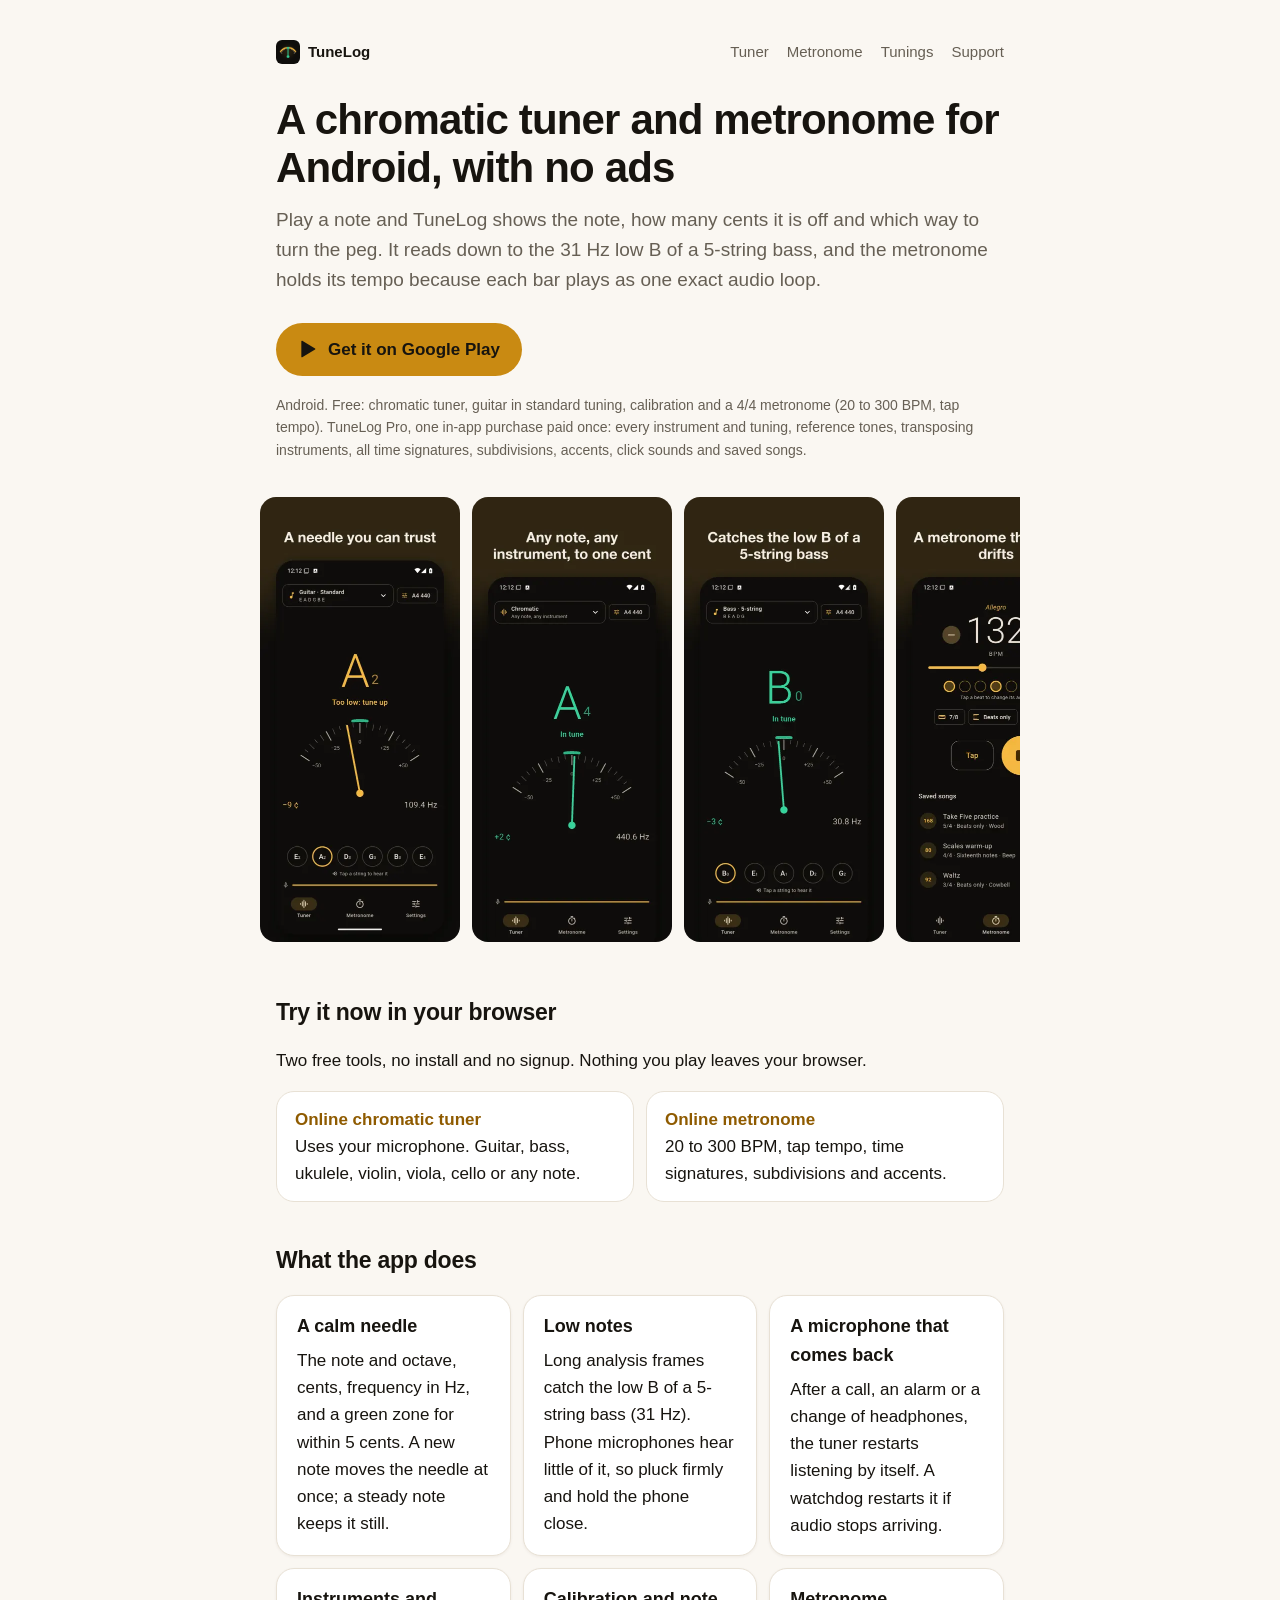
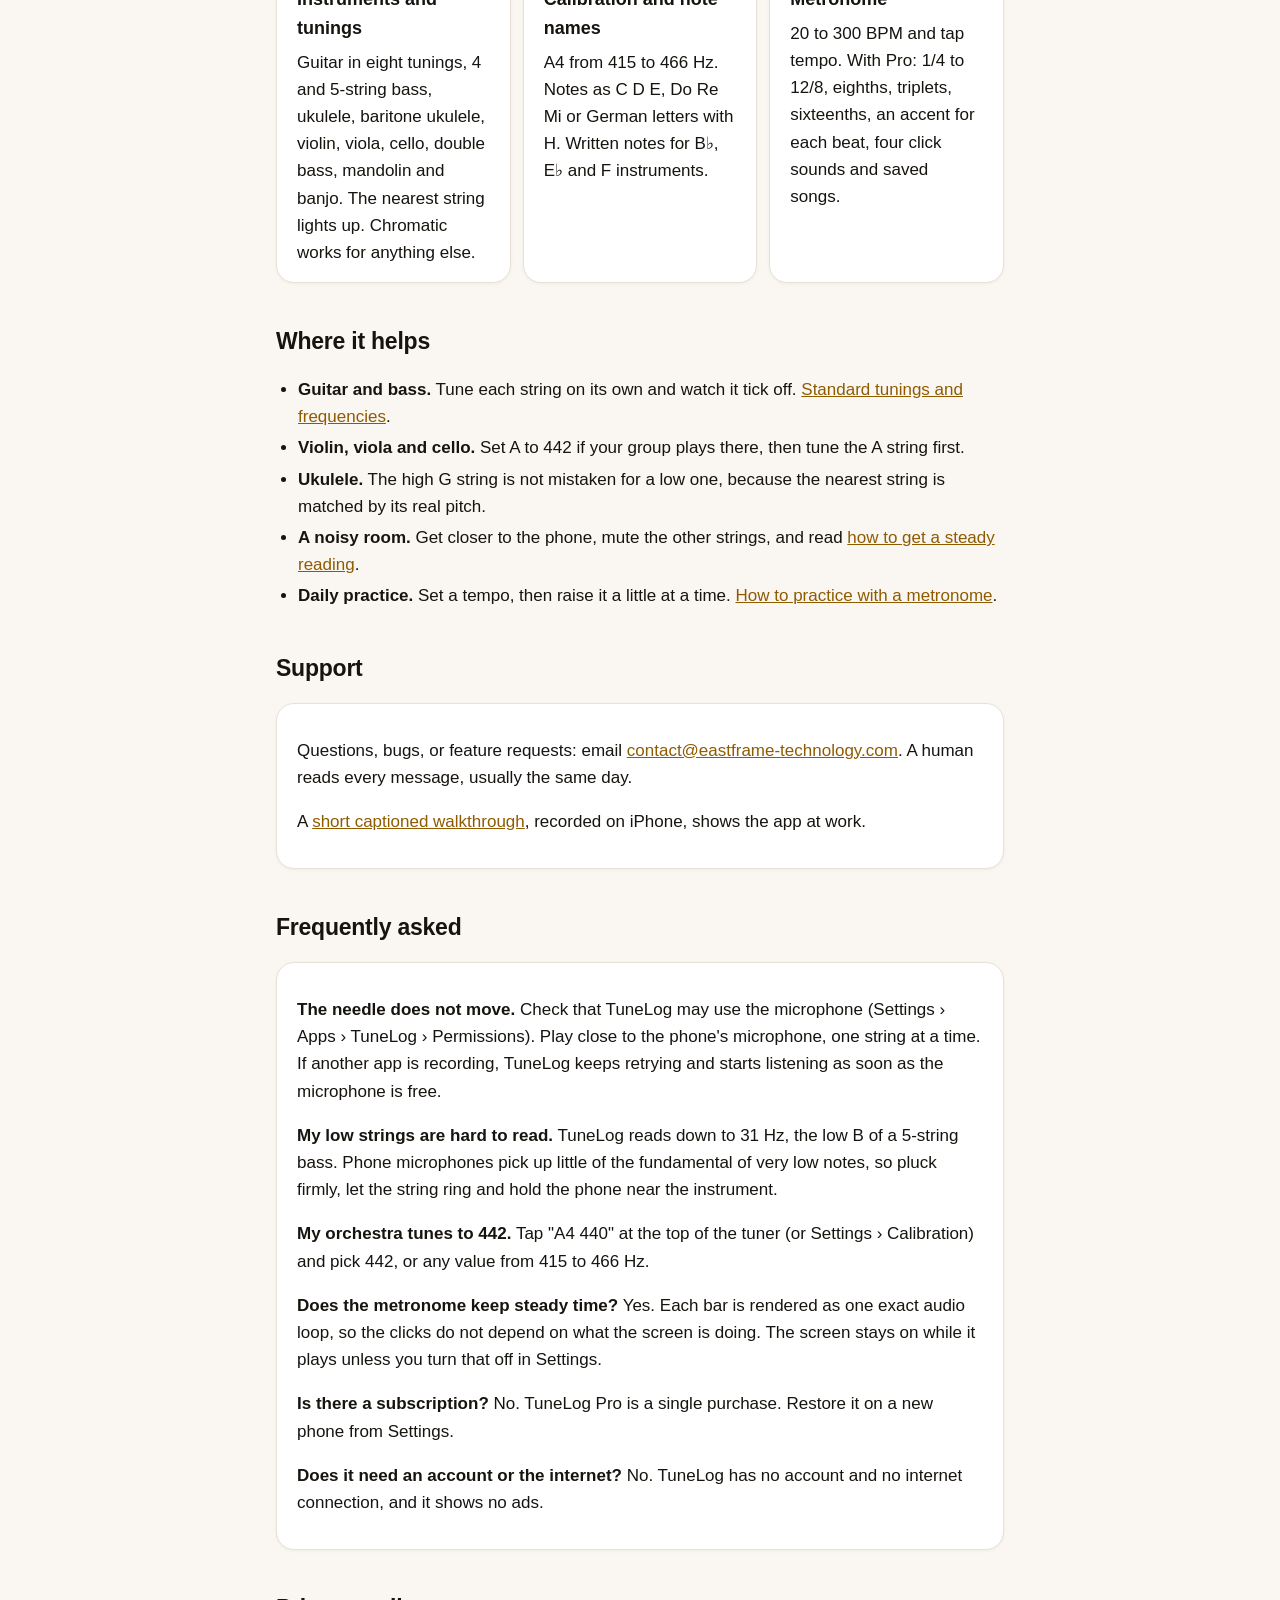
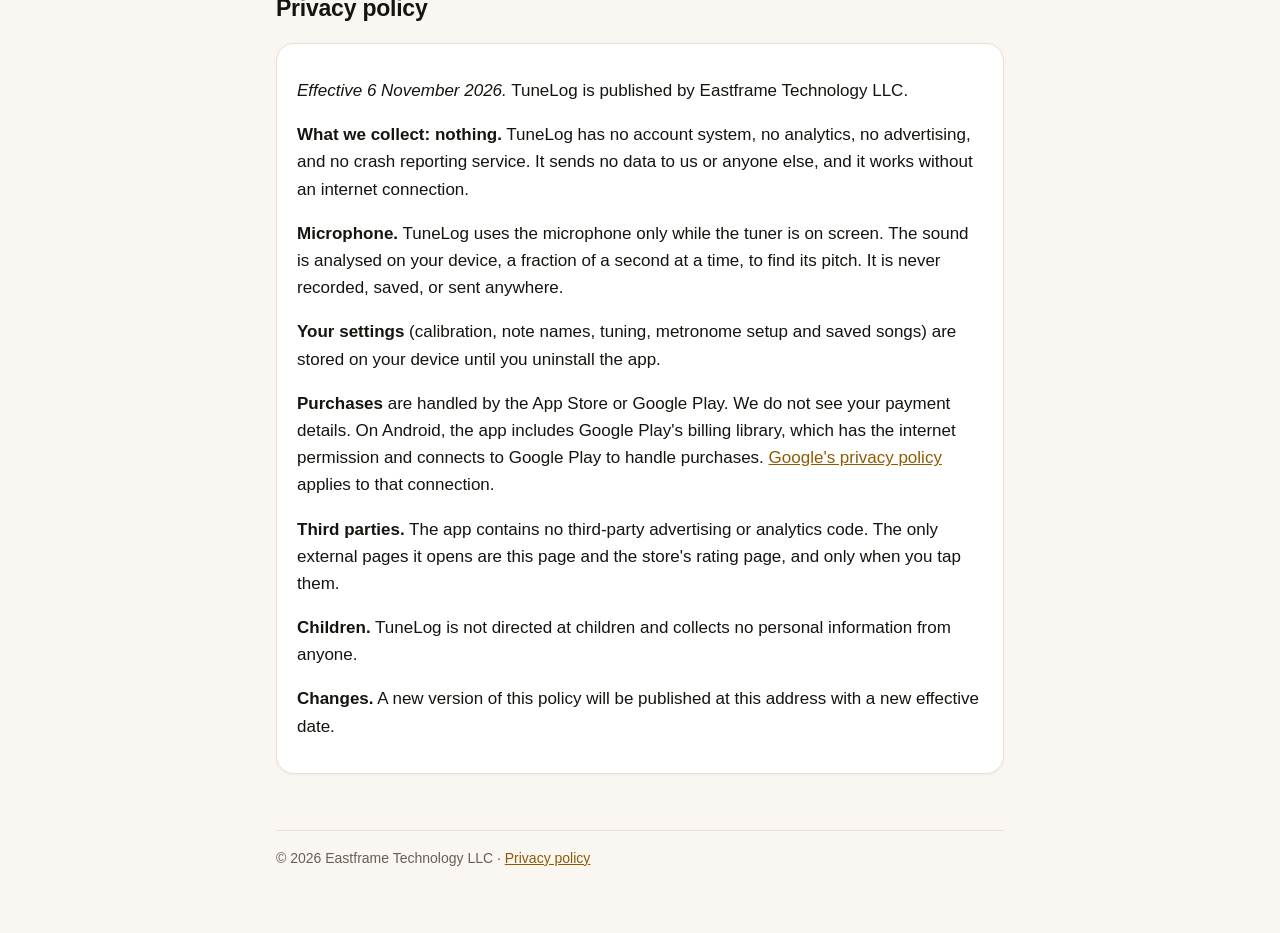
<file: index.html>
<!doctype html>
<html lang="en">
<head>
<meta charset="utf-8">
<meta name="viewport" content="width=device-width, initial-scale=1">
<title>TuneLog: chromatic tuner and metronome for Android, no ads</title>
<meta name="description" content="Chromatic tuner and metronome app for guitar, bass, ukulele, violin and cello. Reads a low B at 31 Hz. No ads, no subscription, no account. Free online tuner too.">
<link rel="canonical" href="https://eastframe-technology.github.io/tunelog-support/">
<meta property="og:type" content="website">
<meta property="og:title" content="TuneLog: chromatic tuner and metronome, no ads">
<meta property="og:description" content="Chromatic tuner and metronome app for guitar, bass, ukulele, violin and cello. Reads a low B at 31 Hz. No ads, no subscription, no account. Free online tuner too.">
<meta property="og:image" content="https://eastframe-technology.github.io/tunelog-support/img/og.jpg">
<meta property="og:url" content="https://eastframe-technology.github.io/tunelog-support/">
<meta name="twitter:card" content="summary_large_image">
<link rel="icon" href="icon.png">
<link rel="stylesheet" href="style.css">
<script type="application/ld+json">
{"@context":"https://schema.org","@type":"MobileApplication","name":"TuneLog: Tuner & Metronome","operatingSystem":"Android","applicationCategory":"MusicApplication","description":"Chromatic tuner and metronome for guitar, bass, ukulele, violin, cello and more. No ads, no subscription, no account.","downloadUrl":"https://play.google.com/store/apps/details?id=com.eastframe.tunelog","installUrl":"https://play.google.com/store/apps/details?id=com.eastframe.tunelog","image":"https://eastframe-technology.github.io/tunelog-support/img/og.jpg","offers":{"@type":"Offer","price":"0","priceCurrency":"USD"},"publisher":{"@type":"Organization","name":"Eastframe Technology LLC"}}
</script>
</head>
<body>
<main>
  <nav><a class="home" href="./"><img src="icon.png" alt="">TuneLog</a><a href="tools/tuner.html">Tuner</a><a href="tools/metronome.html">Metronome</a><a href="guides/standard-tunings.html">Tunings</a><a href="./#support">Support</a></nav>
  <h1>A chromatic tuner and metronome for Android, with no ads</h1>
  <p class="lead">Play a note and TuneLog shows the note, how many cents it is off and which way to turn the peg. It reads down to the 31 Hz low B of a 5-string bass, and the metronome holds its tempo because each bar plays as one exact audio loop.</p>
  <a class="cta" href="https://play.google.com/store/apps/details?id=com.eastframe.tunelog"><svg viewBox="0 0 24 24" aria-hidden="true"><path fill="currentColor" d="M4 2.8v18.4c0 .6.6.9 1.1.6l15.4-9.2c.5-.3.5-.9 0-1.2L5.1 2.2C4.6 1.9 4 2.2 4 2.8z"/></svg>Get it on Google Play</a>
  <p class="note">Android. Free: chromatic tuner, guitar in standard tuning, calibration and a 4/4 metronome (20 to 300 BPM, tap tempo). TuneLog Pro, one in-app purchase paid once: every instrument and tuning, reference tones, transposing instruments, all time signatures, subdivisions, accents, click sounds and saved songs.</p>

  <div class="shots" aria-label="Screenshots">
    <img src="img/shot-1.webp" width="200" height="444" alt="Tuner showing A2 nine cents flat, with the guitar strings below">
    <img src="img/shot-2.webp" width="200" height="444" alt="Chromatic tuner showing A4 in tune at 440.6 Hz" loading="lazy">
    <img src="img/shot-3.webp" width="200" height="444" alt="Bass tuner on a 5-string bass, showing low B in tune at 30.8 Hz" loading="lazy">
    <img src="img/shot-4.webp" width="200" height="444" alt="Metronome at 132 BPM in 7/8 with saved songs" loading="lazy">
    <img src="img/shot-5.webp" width="200" height="444" alt="List of instruments and tunings" loading="lazy">
    <img src="img/shot-6.webp" width="200" height="444" alt="Ukulele tuning in light theme, showing E4 in tune" loading="lazy">
  </div>

  <h2>Try it now in your browser</h2>
  <p>Two free tools, no install and no signup. Nothing you play leaves your browser.</p>
  <div class="tryit">
    <a href="tools/tuner.html"><strong>Online chromatic tuner</strong>Uses your microphone. Guitar, bass, ukulele, violin, viola, cello or any note.</a>
    <a href="tools/metronome.html"><strong>Online metronome</strong>20 to 300 BPM, tap tempo, time signatures, subdivisions and accents.</a>
  </div>

  <h2>What the app does</h2>
  <div class="grid">
    <div class="card"><h3>A calm needle</h3>The note and octave, cents, frequency in Hz, and a green zone for within 5 cents. A new note moves the needle at once; a steady note keeps it still.</div>
    <div class="card"><h3>Low notes</h3>Long analysis frames catch the low B of a 5-string bass (31 Hz). Phone microphones hear little of it, so pluck firmly and hold the phone close.</div>
    <div class="card"><h3>A microphone that comes back</h3>After a call, an alarm or a change of headphones, the tuner restarts listening by itself. A watchdog restarts it if audio stops arriving.</div>
    <div class="card"><h3>Instruments and tunings</h3>Guitar in eight tunings, 4 and 5-string bass, ukulele, baritone ukulele, violin, viola, cello, double bass, mandolin and banjo. The nearest string lights up. Chromatic works for anything else.</div>
    <div class="card"><h3>Calibration and note names</h3>A4 from 415 to 466 Hz. Notes as C D E, Do Re Mi or German letters with H. Written notes for B♭, E♭ and F instruments.</div>
    <div class="card"><h3>Metronome</h3>20 to 300 BPM and tap tempo. With Pro: 1/4 to 12/8, eighths, triplets, sixteenths, an accent for each beat, four click sounds and saved songs.</div>
  </div>

  <h2>Where it helps</h2>
  <ul>
    <li><strong>Guitar and bass.</strong> Tune each string on its own and watch it tick off. <a href="guides/standard-tunings.html">Standard tunings and frequencies</a>.</li>
    <li><strong>Violin, viola and cello.</strong> Set A to 442 if your group plays there, then tune the A string first.</li>
    <li><strong>Ukulele.</strong> The high G string is not mistaken for a low one, because the nearest string is matched by its real pitch.</li>
    <li><strong>A noisy room.</strong> Get closer to the phone, mute the other strings, and read <a href="guides/steady-tuner-reading.html">how to get a steady reading</a>.</li>
    <li><strong>Daily practice.</strong> Set a tempo, then raise it a little at a time. <a href="guides/metronome-practice.html">How to practice with a metronome</a>.</li>
  </ul>

  <h2 id="support">Support</h2>
  <div class="card">
    <p>Questions, bugs, or feature requests: email <a href="mailto:contact@eastframe-technology.com">contact@eastframe-technology.com</a>. A human reads every message, usually the same day.</p>
    <p>A <a href="tunelog-ios-demo.mp4">short captioned walkthrough</a>, recorded on iPhone, shows the app at work.</p>
  </div>

  <h2>Frequently asked</h2>
  <div class="card faq">
    <p><strong>The needle does not move.</strong> Check that TuneLog may use the microphone (Settings › Apps › TuneLog › Permissions). Play close to the phone's microphone, one string at a time. If another app is recording, TuneLog keeps retrying and starts listening as soon as the microphone is free.</p>
    <p><strong>My low strings are hard to read.</strong> TuneLog reads down to 31 Hz, the low B of a 5-string bass. Phone microphones pick up little of the fundamental of very low notes, so pluck firmly, let the string ring and hold the phone near the instrument.</p>
    <p><strong>My orchestra tunes to 442.</strong> Tap "A4 440" at the top of the tuner (or Settings › Calibration) and pick 442, or any value from 415 to 466 Hz.</p>
    <p><strong>Does the metronome keep steady time?</strong> Yes. Each bar is rendered as one exact audio loop, so the clicks do not depend on what the screen is doing. The screen stays on while it plays unless you turn that off in Settings.</p>
    <p><strong>Is there a subscription?</strong> No. TuneLog Pro is a single purchase. Restore it on a new phone from Settings.</p>
    <p><strong>Does it need an account or the internet?</strong> No. TuneLog has no account and no internet connection, and it shows no ads.</p>
  </div>

  <h2 id="privacy">Privacy policy</h2>
  <div class="card">
    <p><em>Effective 6 November 2026.</em> TuneLog is published by Eastframe Technology LLC.</p>
    <p><strong>What we collect: nothing.</strong> TuneLog has no account system, no analytics, no advertising, and no crash reporting service. It sends no data to us or anyone else, and it works without an internet connection.</p>
    <p><strong>Microphone.</strong> TuneLog uses the microphone only while the tuner is on screen. The sound is analysed on your device, a fraction of a second at a time, to find its pitch. It is never recorded, saved, or sent anywhere.</p>
    <p><strong>Your settings</strong> (calibration, note names, tuning, metronome setup and saved songs) are stored on your device until you uninstall the app.</p>
    <p><strong>Purchases</strong> are handled by the App Store or Google Play. We do not see your payment details. On Android, the app includes Google Play's billing library, which has the internet permission and connects to Google Play to handle purchases. <a href="https://policies.google.com/privacy">Google's privacy policy</a> applies to that connection.</p>
    <p><strong>Third parties.</strong> The app contains no third-party advertising or analytics code. The only external pages it opens are this page and the store's rating page, and only when you tap them.</p>
    <p><strong>Children.</strong> TuneLog is not directed at children and collects no personal information from anyone.</p>
    <p><strong>Changes.</strong> A new version of this policy will be published at this address with a new effective date.</p>
  </div>

  <footer>© 2026 Eastframe Technology LLC · <a href="privacy.html">Privacy policy</a></footer>
</main>
</body>
</html>
</file>
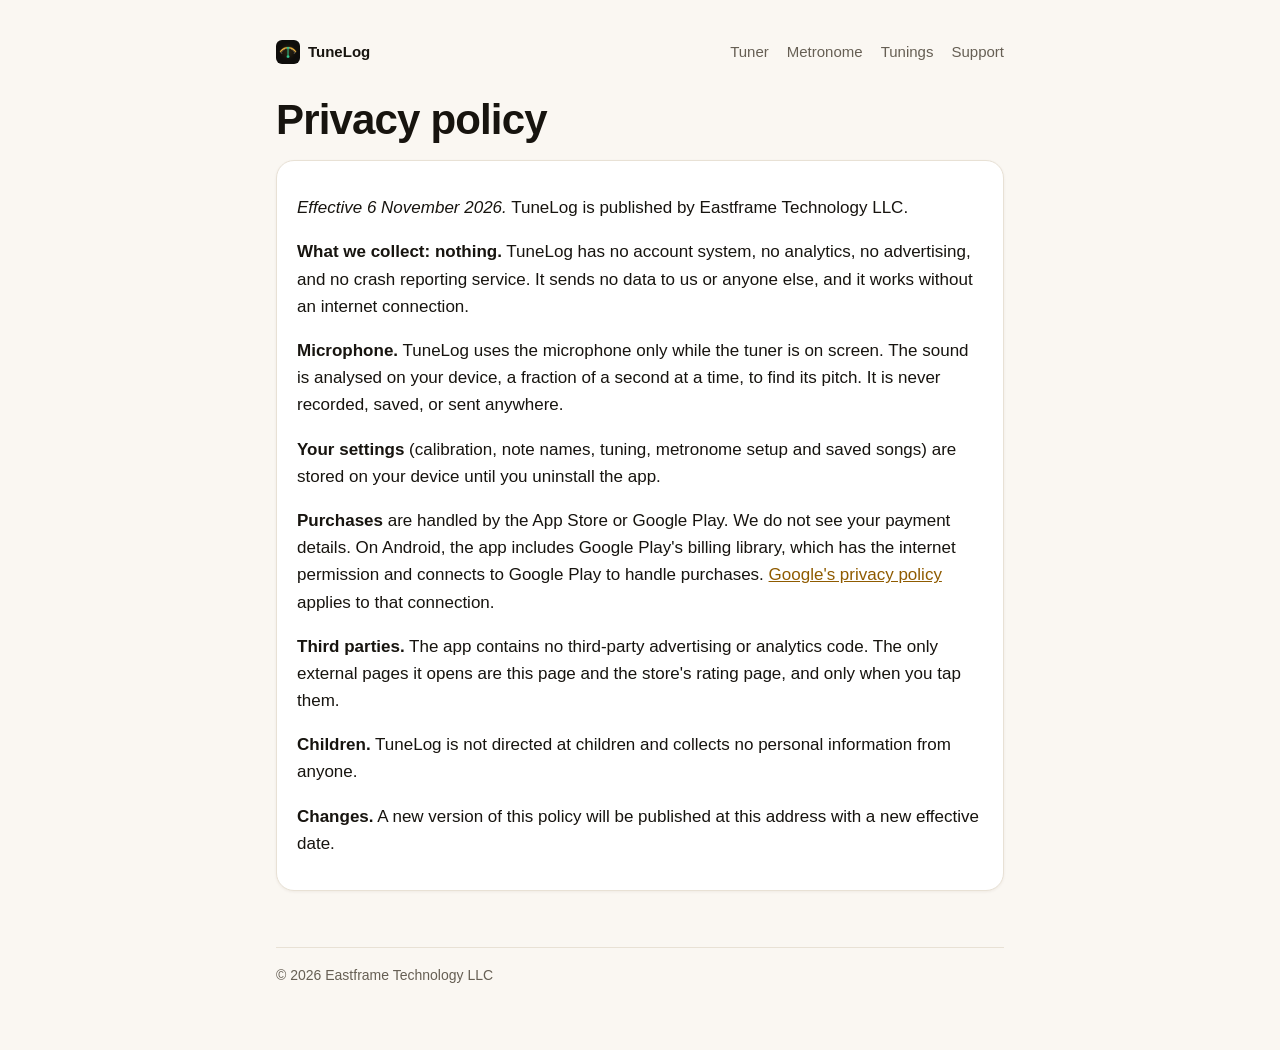
<file: privacy.html>
<!doctype html>
<html lang="en">
<head>
<meta charset="utf-8">
<meta name="viewport" content="width=device-width, initial-scale=1">
<title>TuneLog privacy policy</title>
<meta name="description" content="Privacy policy for TuneLog, the chromatic tuner and metronome. The app collects nothing.">
<link rel="canonical" href="https://eastframe-technology.github.io/tunelog-support/privacy.html">
<meta property="og:type" content="website">
<meta property="og:title" content="TuneLog privacy policy">
<meta property="og:description" content="Privacy policy for TuneLog, the chromatic tuner and metronome. The app collects nothing.">
<meta property="og:image" content="https://eastframe-technology.github.io/tunelog-support/img/og.jpg">
<meta property="og:url" content="https://eastframe-technology.github.io/tunelog-support/privacy.html">
<meta name="twitter:card" content="summary_large_image">
<link rel="icon" href="icon.png">
<link rel="stylesheet" href="style.css">
</head>
<body>
<main>
  <nav><a class="home" href="./"><img src="icon.png" alt="">TuneLog</a><a href="tools/tuner.html">Tuner</a><a href="tools/metronome.html">Metronome</a><a href="guides/standard-tunings.html">Tunings</a><a href="./#support">Support</a></nav>
  <h1 id="privacy">Privacy policy</h1>
  <div class="card">
    <p><em>Effective 6 November 2026.</em> TuneLog is published by Eastframe Technology LLC.</p>
    <p><strong>What we collect: nothing.</strong> TuneLog has no account system, no analytics, no advertising, and no crash reporting service. It sends no data to us or anyone else, and it works without an internet connection.</p>
    <p><strong>Microphone.</strong> TuneLog uses the microphone only while the tuner is on screen. The sound is analysed on your device, a fraction of a second at a time, to find its pitch. It is never recorded, saved, or sent anywhere.</p>
    <p><strong>Your settings</strong> (calibration, note names, tuning, metronome setup and saved songs) are stored on your device until you uninstall the app.</p>
    <p><strong>Purchases</strong> are handled by the App Store or Google Play. We do not see your payment details. On Android, the app includes Google Play's billing library, which has the internet permission and connects to Google Play to handle purchases. <a href="https://policies.google.com/privacy">Google's privacy policy</a> applies to that connection.</p>
    <p><strong>Third parties.</strong> The app contains no third-party advertising or analytics code. The only external pages it opens are this page and the store's rating page, and only when you tap them.</p>
    <p><strong>Children.</strong> TuneLog is not directed at children and collects no personal information from anyone.</p>
    <p><strong>Changes.</strong> A new version of this policy will be published at this address with a new effective date.</p>
  </div>

  <footer>© 2026 Eastframe Technology LLC</footer>
</main>
</body>
</html>
</file>
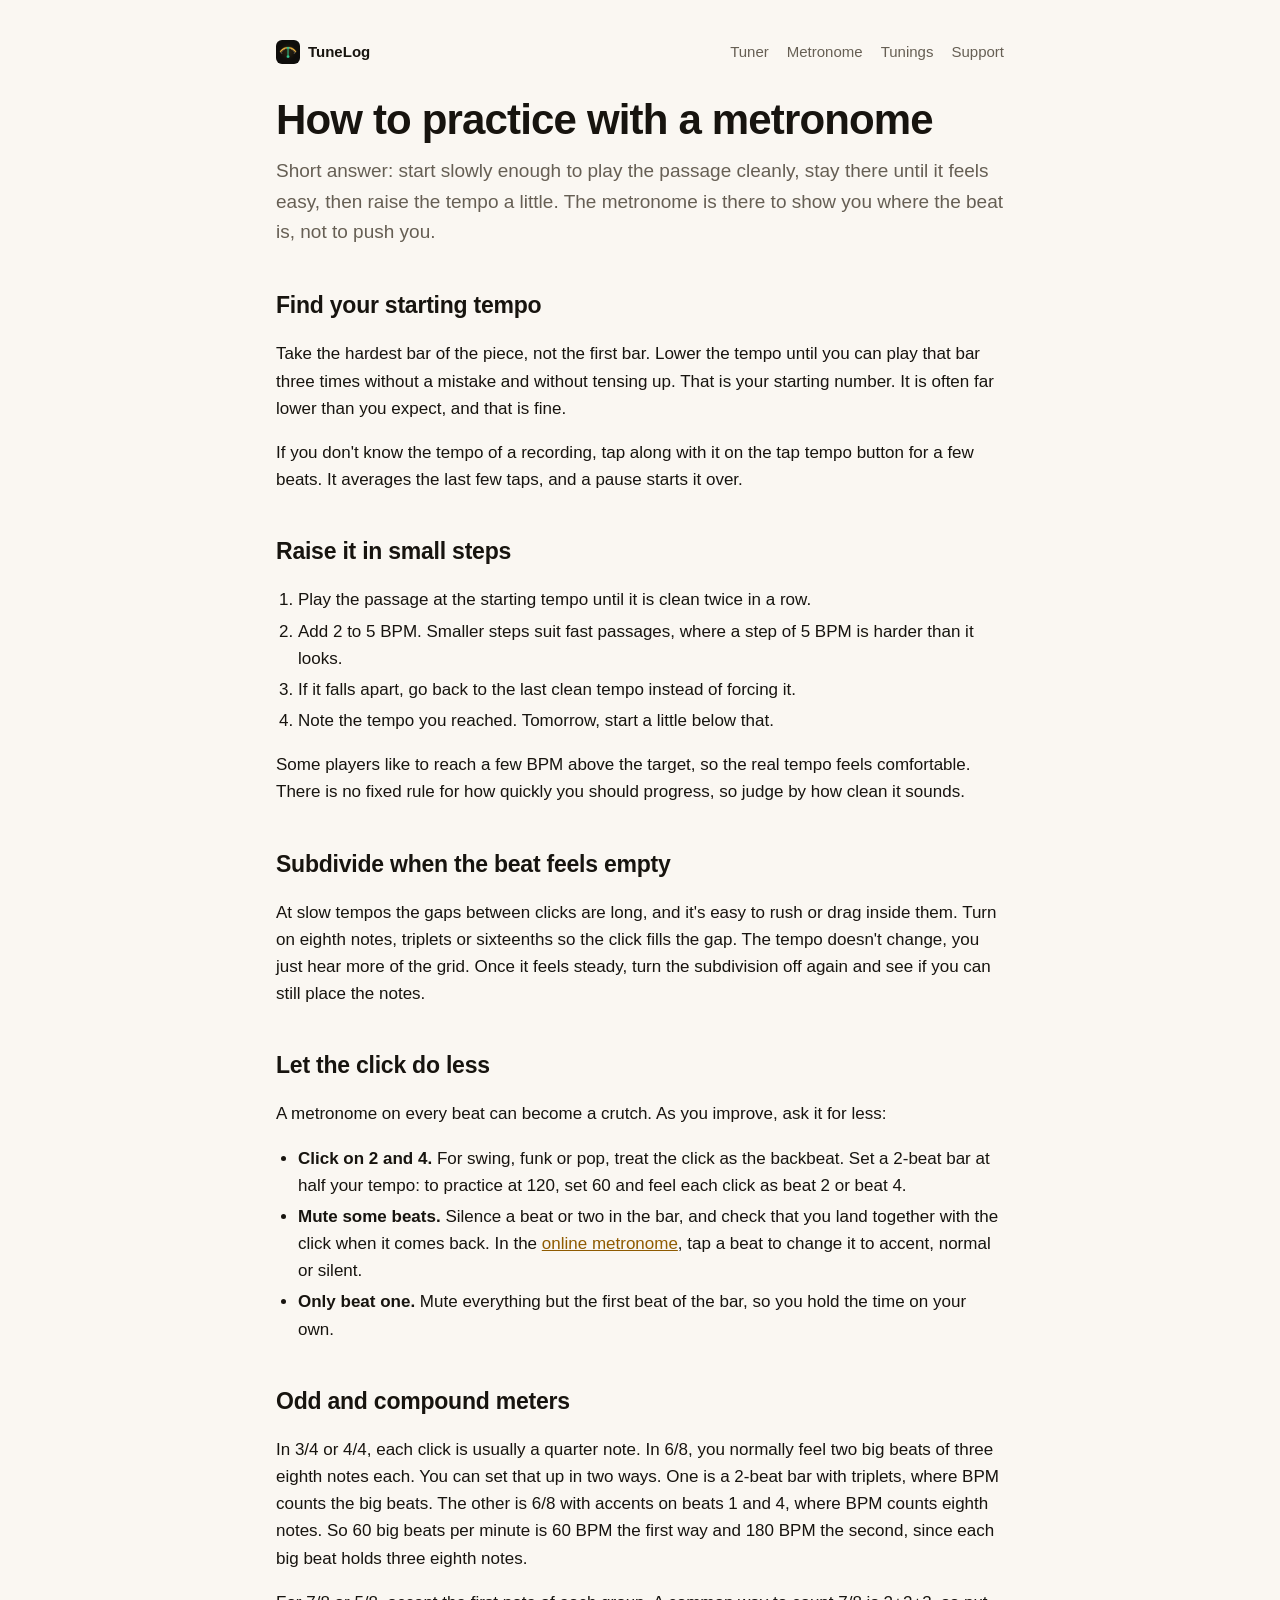
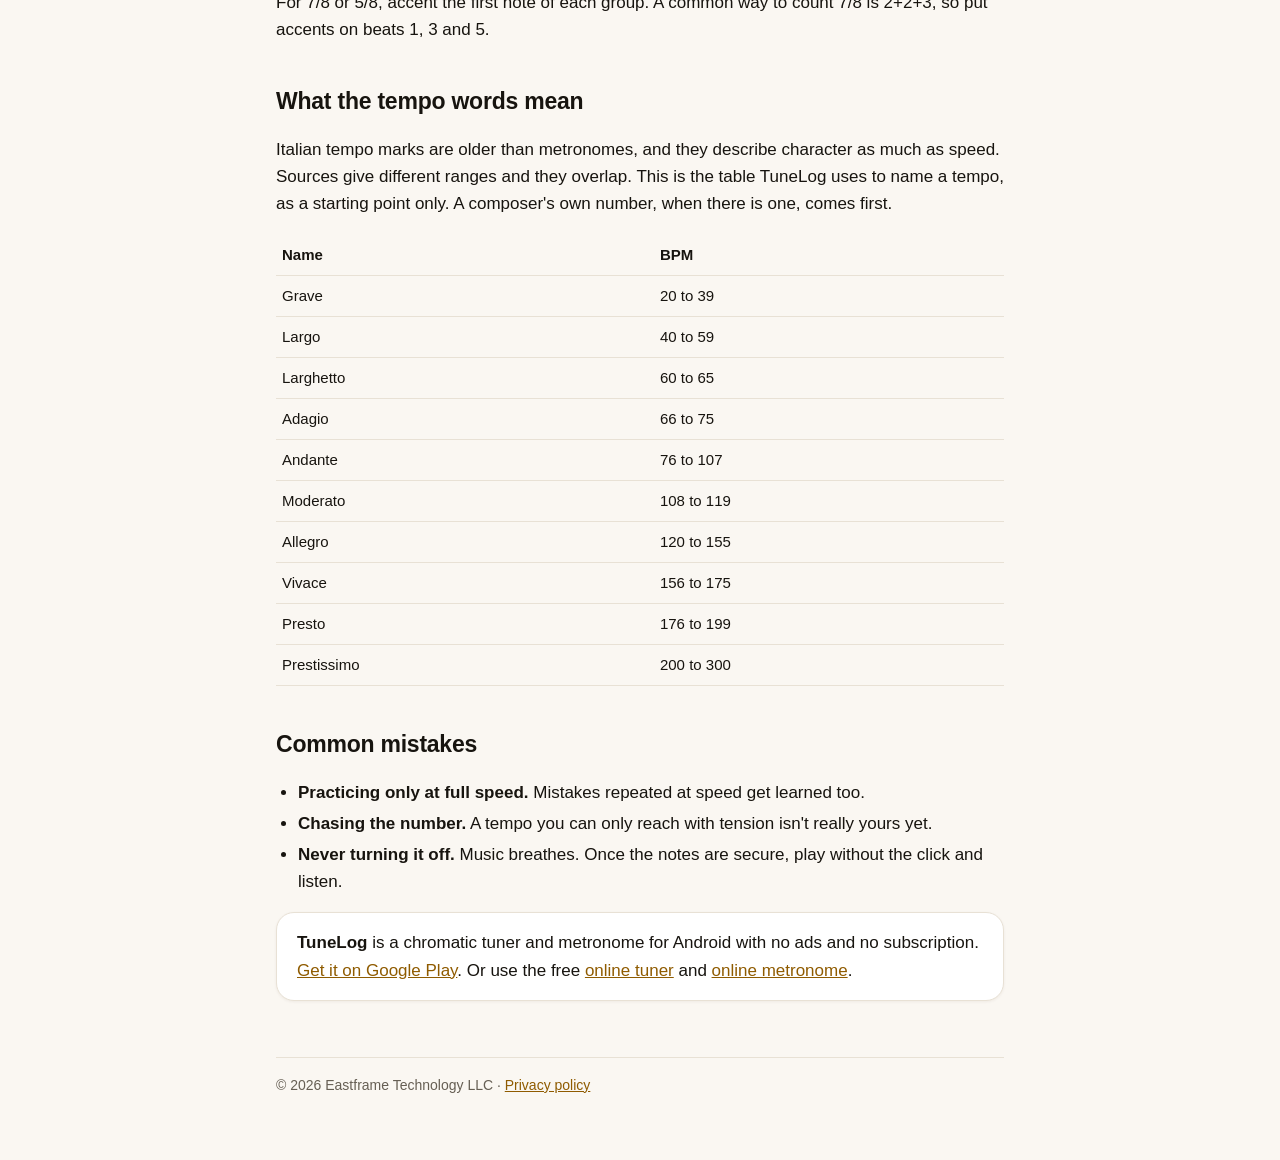
<file: guides/metronome-practice.html>
<!doctype html>
<html lang="en">
<head>
<meta charset="utf-8">
<meta name="viewport" content="width=device-width, initial-scale=1">
<title>How to practice with a metronome, with tempo names and BPM</title>
<meta name="description" content="A simple way to practice with a metronome: picking a starting tempo, raising it, subdividing the beat and playing to the backbeat. Tempo names and BPM ranges included.">
<link rel="canonical" href="https://eastframe-technology.github.io/tunelog-support/guides/metronome-practice.html">
<meta property="og:type" content="article">
<meta property="og:title" content="How to practice with a metronome">
<meta property="og:description" content="A simple way to practice with a metronome: picking a starting tempo, raising it, subdividing the beat and playing to the backbeat. Tempo names and BPM ranges included.">
<meta property="og:image" content="https://eastframe-technology.github.io/tunelog-support/img/og.jpg">
<meta property="og:url" content="https://eastframe-technology.github.io/tunelog-support/guides/metronome-practice.html">
<meta name="twitter:card" content="summary_large_image">
<link rel="icon" href="../icon.png">
<link rel="stylesheet" href="../style.css">
<script type="application/ld+json">
{"@context":"https://schema.org","@type":"Article","headline":"How to practice with a metronome","description":"A simple way to practice with a metronome: picking a starting tempo, raising it, subdividing the beat and playing to the backbeat. Tempo names and BPM ranges included.","datePublished":"2026-11-06","author":{"@type":"Organization","name":"Eastframe Technology LLC"},"publisher":{"@type":"Organization","name":"Eastframe Technology LLC"},"image":"https://eastframe-technology.github.io/tunelog-support/img/og.jpg"}
</script>
</head>
<body>
<main>
  <nav><a class="home" href="../"><img src="../icon.png" alt="">TuneLog</a><a href="../tools/tuner.html">Tuner</a><a href="../tools/metronome.html">Metronome</a><a href="../guides/standard-tunings.html">Tunings</a><a href="../#support">Support</a></nav>
  <h1>How to practice with a metronome</h1>
  <p class="lead">Short answer: start slowly enough to play the passage cleanly, stay there until it feels easy, then raise the tempo a little. The metronome is there to show you where the beat is, not to push you.</p>

  <h2>Find your starting tempo</h2>
  <p>Take the hardest bar of the piece, not the first bar. Lower the tempo until you can play that bar three times without a mistake and without tensing up. That is your starting number. It is often far lower than you expect, and that is fine.</p>
  <p>If you don't know the tempo of a recording, tap along with it on the tap tempo button for a few beats. It averages the last few taps, and a pause starts it over.</p>

  <h2>Raise it in small steps</h2>
  <ol>
    <li>Play the passage at the starting tempo until it is clean twice in a row.</li>
    <li>Add 2 to 5 BPM. Smaller steps suit fast passages, where a step of 5 BPM is harder than it looks.</li>
    <li>If it falls apart, go back to the last clean tempo instead of forcing it.</li>
    <li>Note the tempo you reached. Tomorrow, start a little below that.</li>
  </ol>
  <p>Some players like to reach a few BPM above the target, so the real tempo feels comfortable. There is no fixed rule for how quickly you should progress, so judge by how clean it sounds.</p>

  <h2>Subdivide when the beat feels empty</h2>
  <p>At slow tempos the gaps between clicks are long, and it's easy to rush or drag inside them. Turn on eighth notes, triplets or sixteenths so the click fills the gap. The tempo doesn't change, you just hear more of the grid. Once it feels steady, turn the subdivision off again and see if you can still place the notes.</p>

  <h2>Let the click do less</h2>
  <p>A metronome on every beat can become a crutch. As you improve, ask it for less:</p>
  <ul>
    <li><strong>Click on 2 and 4.</strong> For swing, funk or pop, treat the click as the backbeat. Set a 2-beat bar at half your tempo: to practice at 120, set 60 and feel each click as beat 2 or beat 4.</li>
    <li><strong>Mute some beats.</strong> Silence a beat or two in the bar, and check that you land together with the click when it comes back. In the <a href="../tools/metronome.html">online metronome</a>, tap a beat to change it to accent, normal or silent.</li>
    <li><strong>Only beat one.</strong> Mute everything but the first beat of the bar, so you hold the time on your own.</li>
  </ul>

  <h2>Odd and compound meters</h2>
  <p>In 3/4 or 4/4, each click is usually a quarter note. In 6/8, you normally feel two big beats of three eighth notes each. You can set that up in two ways. One is a 2-beat bar with triplets, where BPM counts the big beats. The other is 6/8 with accents on beats 1 and 4, where BPM counts eighth notes. So 60 big beats per minute is 60 BPM the first way and 180 BPM the second, since each big beat holds three eighth notes.</p>
  <p>For 7/8 or 5/8, accent the first note of each group. A common way to count 7/8 is 2+2+3, so put accents on beats 1, 3 and 5.</p>

  <h2>What the tempo words mean</h2>
  <p>Italian tempo marks are older than metronomes, and they describe character as much as speed. Sources give different ranges and they overlap. This is the table TuneLog uses to name a tempo, as a starting point only. A composer's own number, when there is one, comes first.</p>
  <div class="tablewrap"><table><tr><th>Name</th><th>BPM</th></tr><tr><td>Grave</td><td>20 to 39</td></tr><tr><td>Largo</td><td>40 to 59</td></tr><tr><td>Larghetto</td><td>60 to 65</td></tr><tr><td>Adagio</td><td>66 to 75</td></tr><tr><td>Andante</td><td>76 to 107</td></tr><tr><td>Moderato</td><td>108 to 119</td></tr><tr><td>Allegro</td><td>120 to 155</td></tr><tr><td>Vivace</td><td>156 to 175</td></tr><tr><td>Presto</td><td>176 to 199</td></tr><tr><td>Prestissimo</td><td>200 to 300</td></tr></table></div>

  <h2>Common mistakes</h2>
  <ul>
    <li><strong>Practicing only at full speed.</strong> Mistakes repeated at speed get learned too.</li>
    <li><strong>Chasing the number.</strong> A tempo you can only reach with tension isn't really yours yet.</li>
    <li><strong>Never turning it off.</strong> Music breathes. Once the notes are secure, play without the click and listen.</li>
  </ul>

  <div class="card"><strong>TuneLog</strong> is a chromatic tuner and metronome for Android with no ads and no subscription. <a href="https://play.google.com/store/apps/details?id=com.eastframe.tunelog">Get it on Google Play</a>. Or use the free <a href="../tools/tuner.html">online tuner</a> and <a href="../tools/metronome.html">online metronome</a>.</div>

  <footer>© 2026 Eastframe Technology LLC · <a href="../privacy.html">Privacy policy</a></footer>
</main>
</body>
</html>
</file>
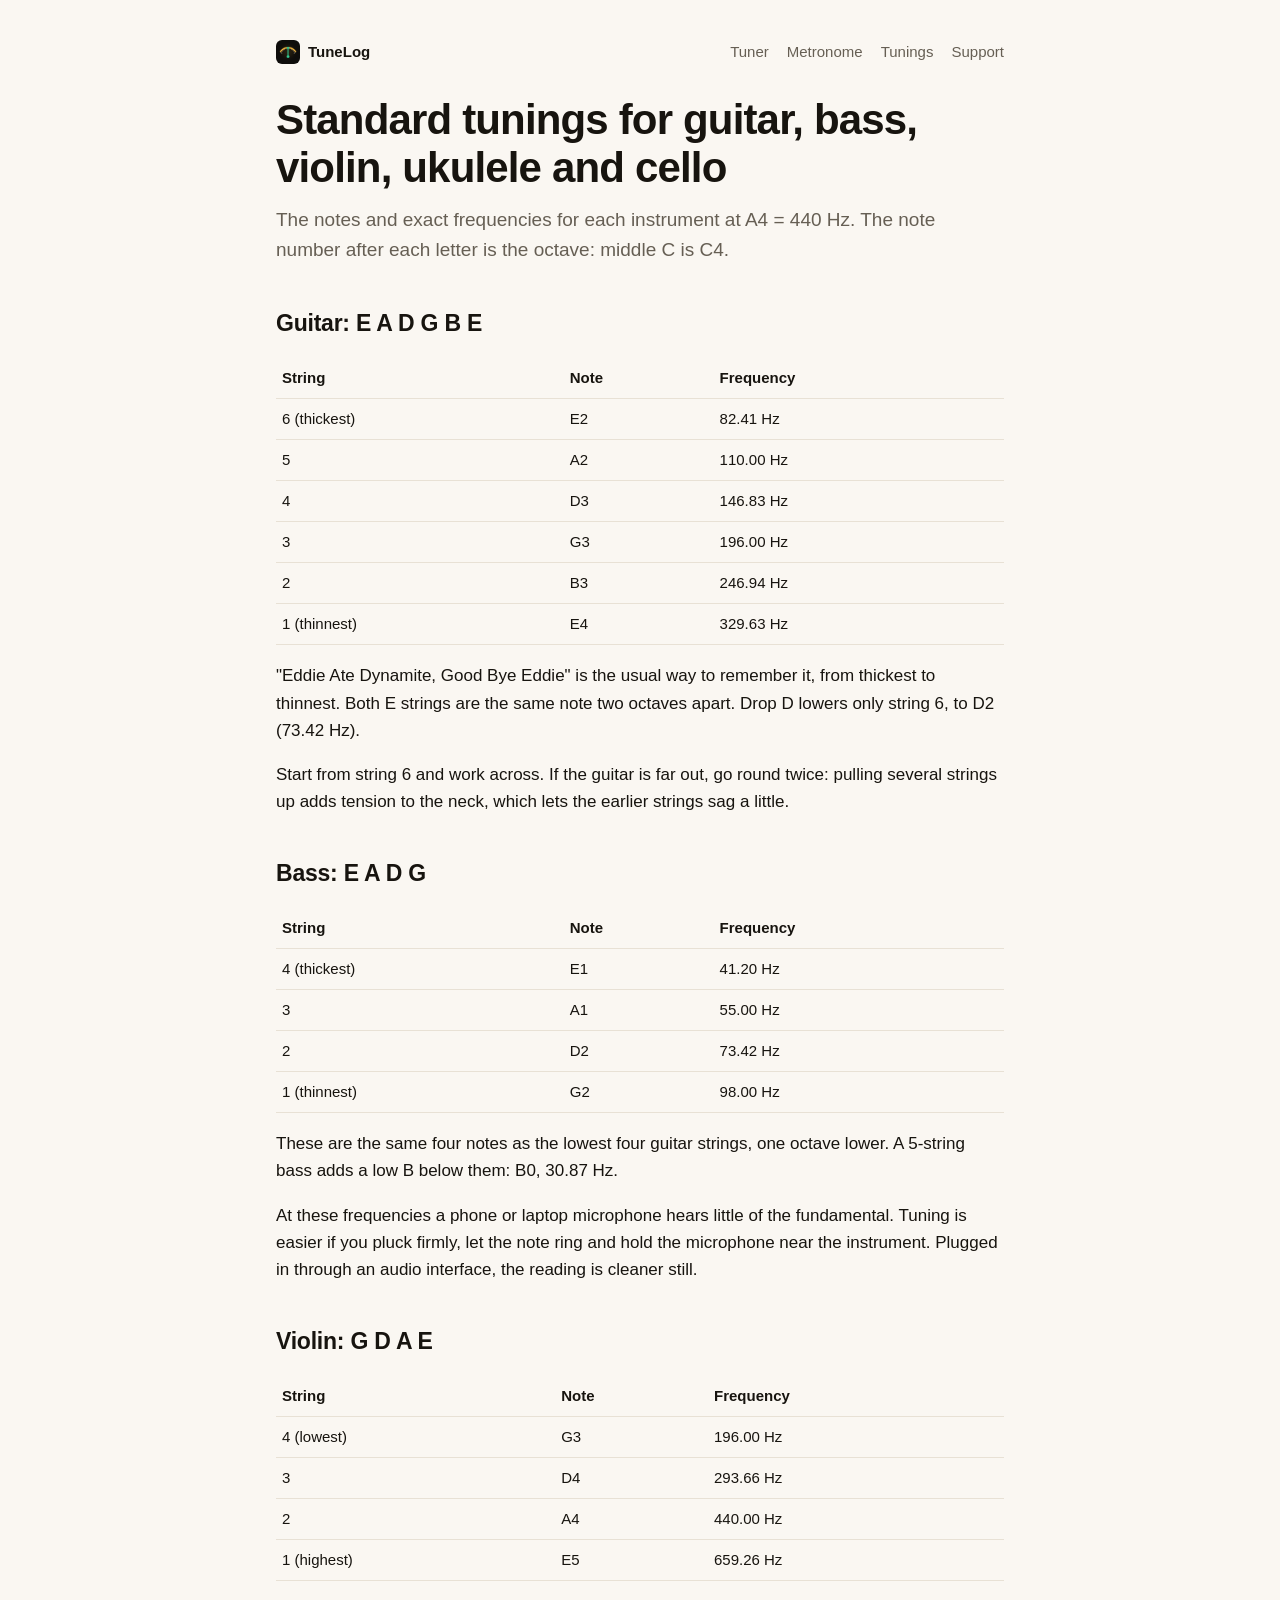
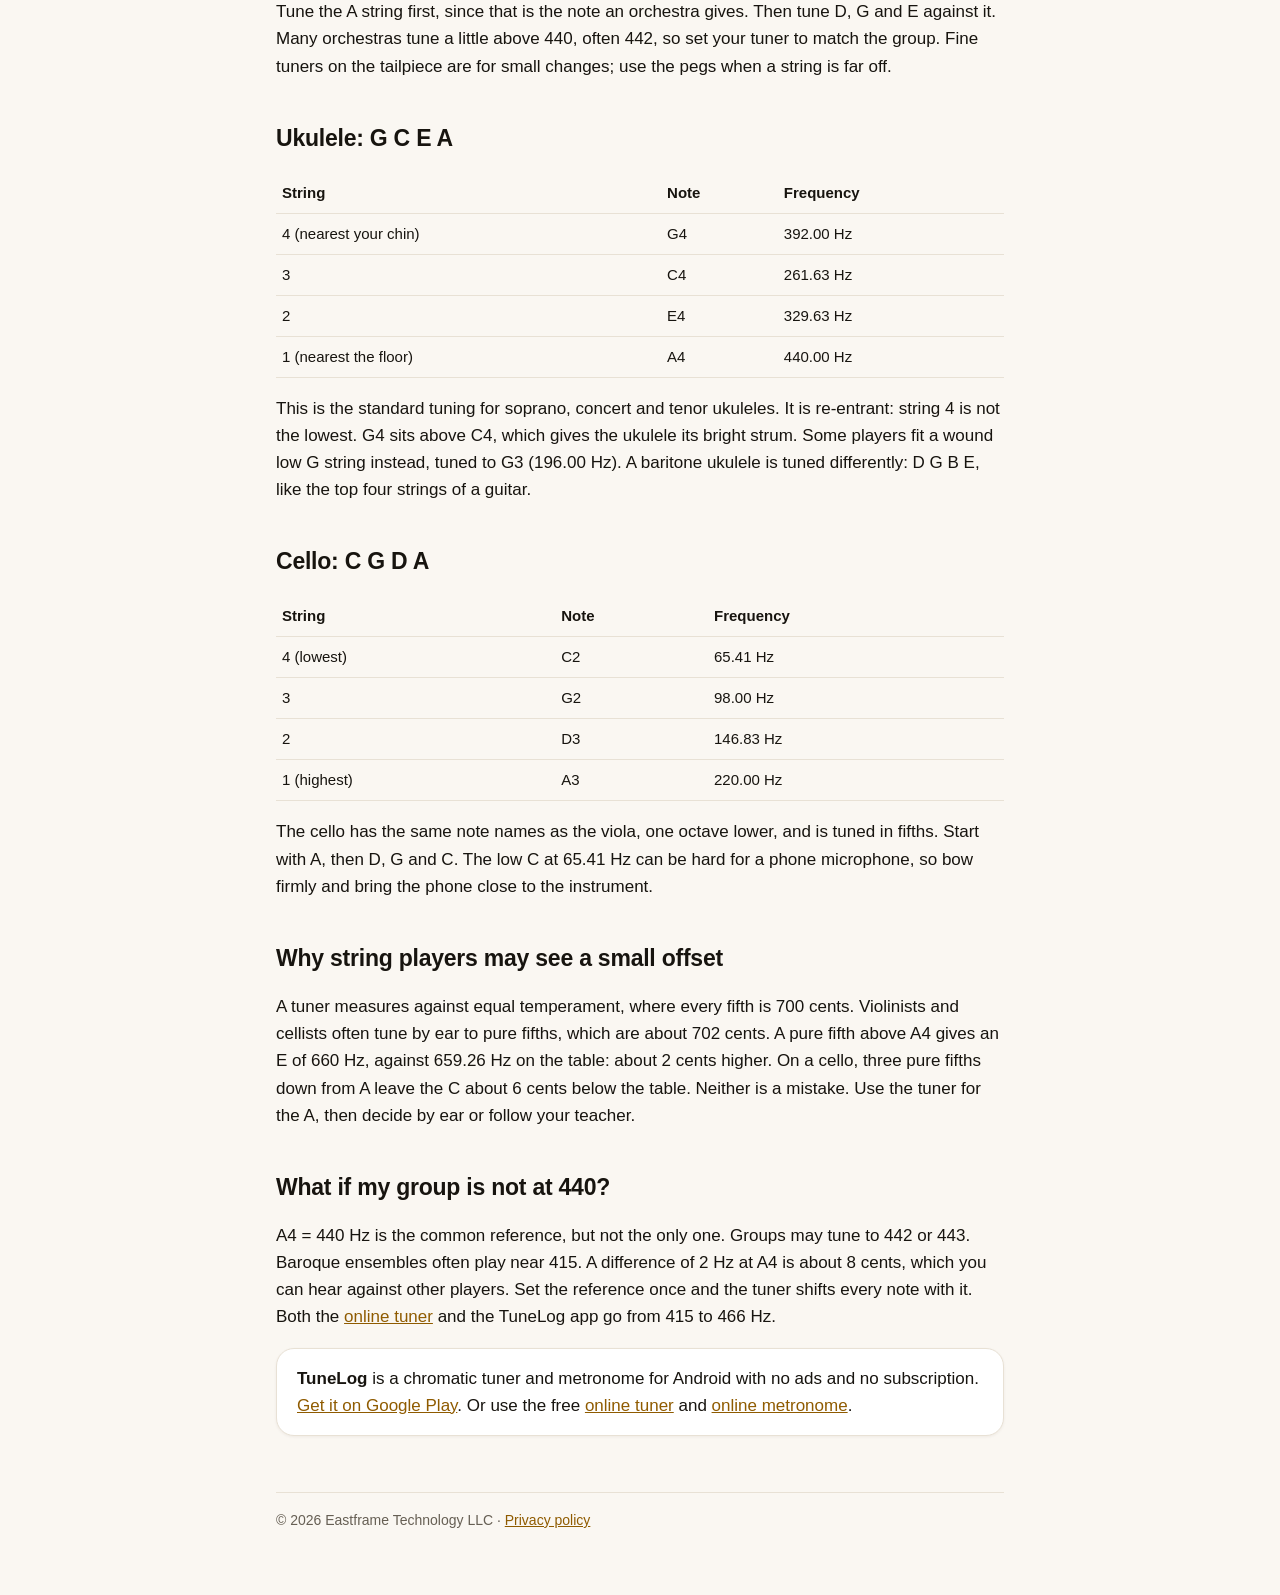
<file: guides/standard-tunings.html>
<!doctype html>
<html lang="en">
<head>
<meta charset="utf-8">
<meta name="viewport" content="width=device-width, initial-scale=1">
<title>Standard tunings: guitar, bass, violin, ukulele and cello notes and Hz</title>
<meta name="description" content="Standard tuning notes and frequencies for guitar, bass, violin, ukulele and cello at A4 = 440 Hz, with the order to tune in and how to check each string.">
<link rel="canonical" href="https://eastframe-technology.github.io/tunelog-support/guides/standard-tunings.html">
<meta property="og:type" content="article">
<meta property="og:title" content="Standard tunings for guitar, bass, violin, ukulele and cello">
<meta property="og:description" content="Standard tuning notes and frequencies for guitar, bass, violin, ukulele and cello at A4 = 440 Hz, with the order to tune in and how to check each string.">
<meta property="og:image" content="https://eastframe-technology.github.io/tunelog-support/img/og.jpg">
<meta property="og:url" content="https://eastframe-technology.github.io/tunelog-support/guides/standard-tunings.html">
<meta name="twitter:card" content="summary_large_image">
<link rel="icon" href="../icon.png">
<link rel="stylesheet" href="../style.css">
<script type="application/ld+json">
{"@context":"https://schema.org","@type":"Article","headline":"Standard tunings for guitar, bass, violin, ukulele and cello","description":"Standard tuning notes and frequencies for guitar, bass, violin, ukulele and cello at A4 = 440 Hz, with the order to tune in and how to check each string.","datePublished":"2026-11-06","author":{"@type":"Organization","name":"Eastframe Technology LLC"},"publisher":{"@type":"Organization","name":"Eastframe Technology LLC"},"image":"https://eastframe-technology.github.io/tunelog-support/img/og.jpg"}
</script>
</head>
<body>
<main>
  <nav><a class="home" href="../"><img src="../icon.png" alt="">TuneLog</a><a href="../tools/tuner.html">Tuner</a><a href="../tools/metronome.html">Metronome</a><a href="../guides/standard-tunings.html">Tunings</a><a href="../#support">Support</a></nav>
  <h1>Standard tunings for guitar, bass, violin, ukulele and cello</h1>
  <p class="lead">The notes and exact frequencies for each instrument at A4 = 440 Hz. The note number after each letter is the octave: middle C is C4.</p>

  <h2>Guitar: E A D G B E</h2>
  <div class="tablewrap"><table><tr><th>String</th><th>Note</th><th>Frequency</th></tr><tr><td>6 (thickest)</td><td>E2</td><td>82.41 Hz</td></tr><tr><td>5</td><td>A2</td><td>110.00 Hz</td></tr><tr><td>4</td><td>D3</td><td>146.83 Hz</td></tr><tr><td>3</td><td>G3</td><td>196.00 Hz</td></tr><tr><td>2</td><td>B3</td><td>246.94 Hz</td></tr><tr><td>1 (thinnest)</td><td>E4</td><td>329.63 Hz</td></tr></table></div>
  <p>"Eddie Ate Dynamite, Good Bye Eddie" is the usual way to remember it, from thickest to thinnest. Both E strings are the same note two octaves apart. Drop D lowers only string 6, to D2 (73.42 Hz).</p>
  <p>Start from string 6 and work across. If the guitar is far out, go round twice: pulling several strings up adds tension to the neck, which lets the earlier strings sag a little.</p>

  <h2>Bass: E A D G</h2>
  <div class="tablewrap"><table><tr><th>String</th><th>Note</th><th>Frequency</th></tr><tr><td>4 (thickest)</td><td>E1</td><td>41.20 Hz</td></tr><tr><td>3</td><td>A1</td><td>55.00 Hz</td></tr><tr><td>2</td><td>D2</td><td>73.42 Hz</td></tr><tr><td>1 (thinnest)</td><td>G2</td><td>98.00 Hz</td></tr></table></div>
  <p>These are the same four notes as the lowest four guitar strings, one octave lower. A 5-string bass adds a low B below them: B0, 30.87 Hz.</p>
  <p>At these frequencies a phone or laptop microphone hears little of the fundamental. Tuning is easier if you pluck firmly, let the note ring and hold the microphone near the instrument. Plugged in through an audio interface, the reading is cleaner still.</p>

  <h2>Violin: G D A E</h2>
  <div class="tablewrap"><table><tr><th>String</th><th>Note</th><th>Frequency</th></tr><tr><td>4 (lowest)</td><td>G3</td><td>196.00 Hz</td></tr><tr><td>3</td><td>D4</td><td>293.66 Hz</td></tr><tr><td>2</td><td>A4</td><td>440.00 Hz</td></tr><tr><td>1 (highest)</td><td>E5</td><td>659.26 Hz</td></tr></table></div>
  <p>Tune the A string first, since that is the note an orchestra gives. Then tune D, G and E against it. Many orchestras tune a little above 440, often 442, so set your tuner to match the group. Fine tuners on the tailpiece are for small changes; use the pegs when a string is far off.</p>

  <h2>Ukulele: G C E A</h2>
  <div class="tablewrap"><table><tr><th>String</th><th>Note</th><th>Frequency</th></tr><tr><td>4 (nearest your chin)</td><td>G4</td><td>392.00 Hz</td></tr><tr><td>3</td><td>C4</td><td>261.63 Hz</td></tr><tr><td>2</td><td>E4</td><td>329.63 Hz</td></tr><tr><td>1 (nearest the floor)</td><td>A4</td><td>440.00 Hz</td></tr></table></div>
  <p>This is the standard tuning for soprano, concert and tenor ukuleles. It is re-entrant: string 4 is not the lowest. G4 sits above C4, which gives the ukulele its bright strum. Some players fit a wound low G string instead, tuned to G3 (196.00 Hz). A baritone ukulele is tuned differently: D G B E, like the top four strings of a guitar.</p>

  <h2>Cello: C G D A</h2>
  <div class="tablewrap"><table><tr><th>String</th><th>Note</th><th>Frequency</th></tr><tr><td>4 (lowest)</td><td>C2</td><td>65.41 Hz</td></tr><tr><td>3</td><td>G2</td><td>98.00 Hz</td></tr><tr><td>2</td><td>D3</td><td>146.83 Hz</td></tr><tr><td>1 (highest)</td><td>A3</td><td>220.00 Hz</td></tr></table></div>
  <p>The cello has the same note names as the viola, one octave lower, and is tuned in fifths. Start with A, then D, G and C. The low C at 65.41 Hz can be hard for a phone microphone, so bow firmly and bring the phone close to the instrument.</p>

  <h2>Why string players may see a small offset</h2>
  <p>A tuner measures against equal temperament, where every fifth is 700 cents. Violinists and cellists often tune by ear to pure fifths, which are about 702 cents. A pure fifth above A4 gives an E of 660 Hz, against 659.26 Hz on the table: about 2 cents higher. On a cello, three pure fifths down from A leave the C about 6 cents below the table. Neither is a mistake. Use the tuner for the A, then decide by ear or follow your teacher.</p>

  <h2>What if my group is not at 440?</h2>
  <p>A4 = 440 Hz is the common reference, but not the only one. Groups may tune to 442 or 443. Baroque ensembles often play near 415. A difference of 2 Hz at A4 is about 8 cents, which you can hear against other players. Set the reference once and the tuner shifts every note with it. Both the <a href="../tools/tuner.html">online tuner</a> and the TuneLog app go from 415 to 466 Hz.</p>

  <div class="card"><strong>TuneLog</strong> is a chromatic tuner and metronome for Android with no ads and no subscription. <a href="https://play.google.com/store/apps/details?id=com.eastframe.tunelog">Get it on Google Play</a>. Or use the free <a href="../tools/tuner.html">online tuner</a> and <a href="../tools/metronome.html">online metronome</a>.</div>

  <footer>© 2026 Eastframe Technology LLC · <a href="../privacy.html">Privacy policy</a></footer>
</main>
</body>
</html>
</file>
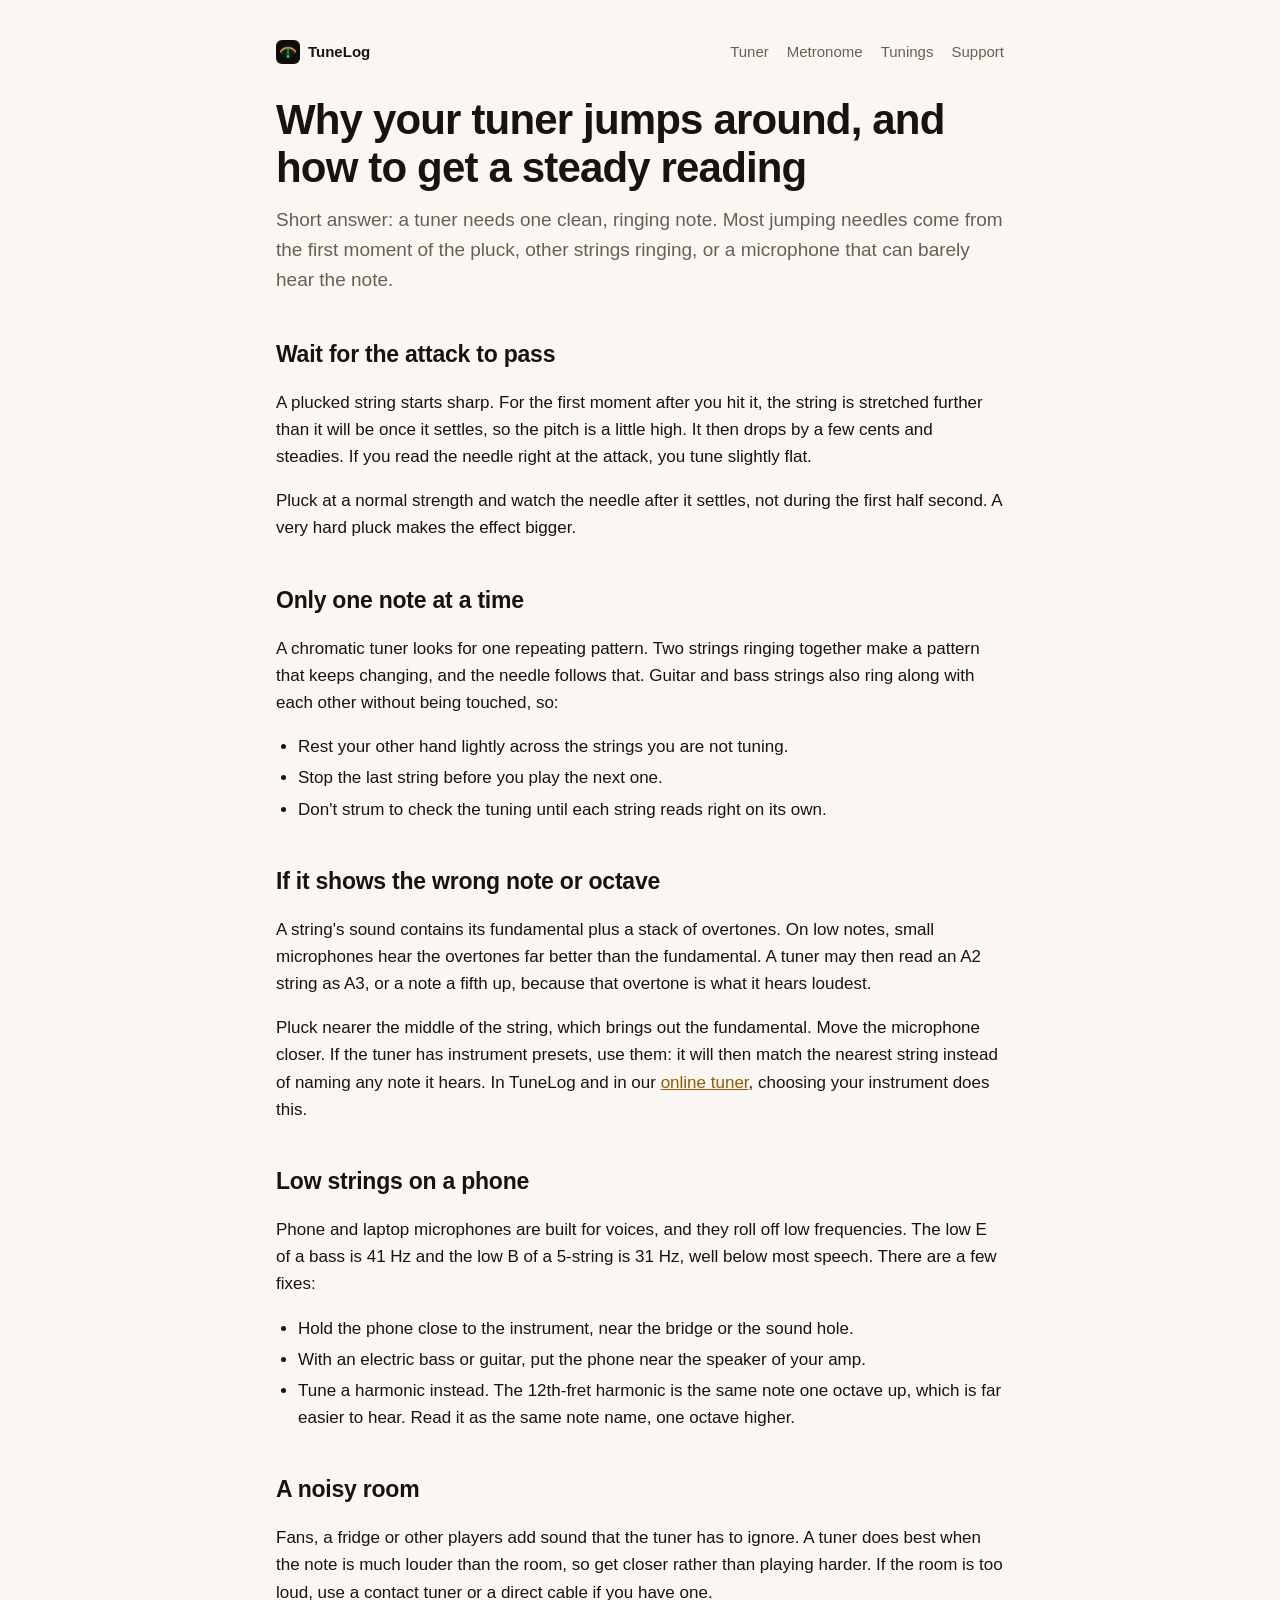
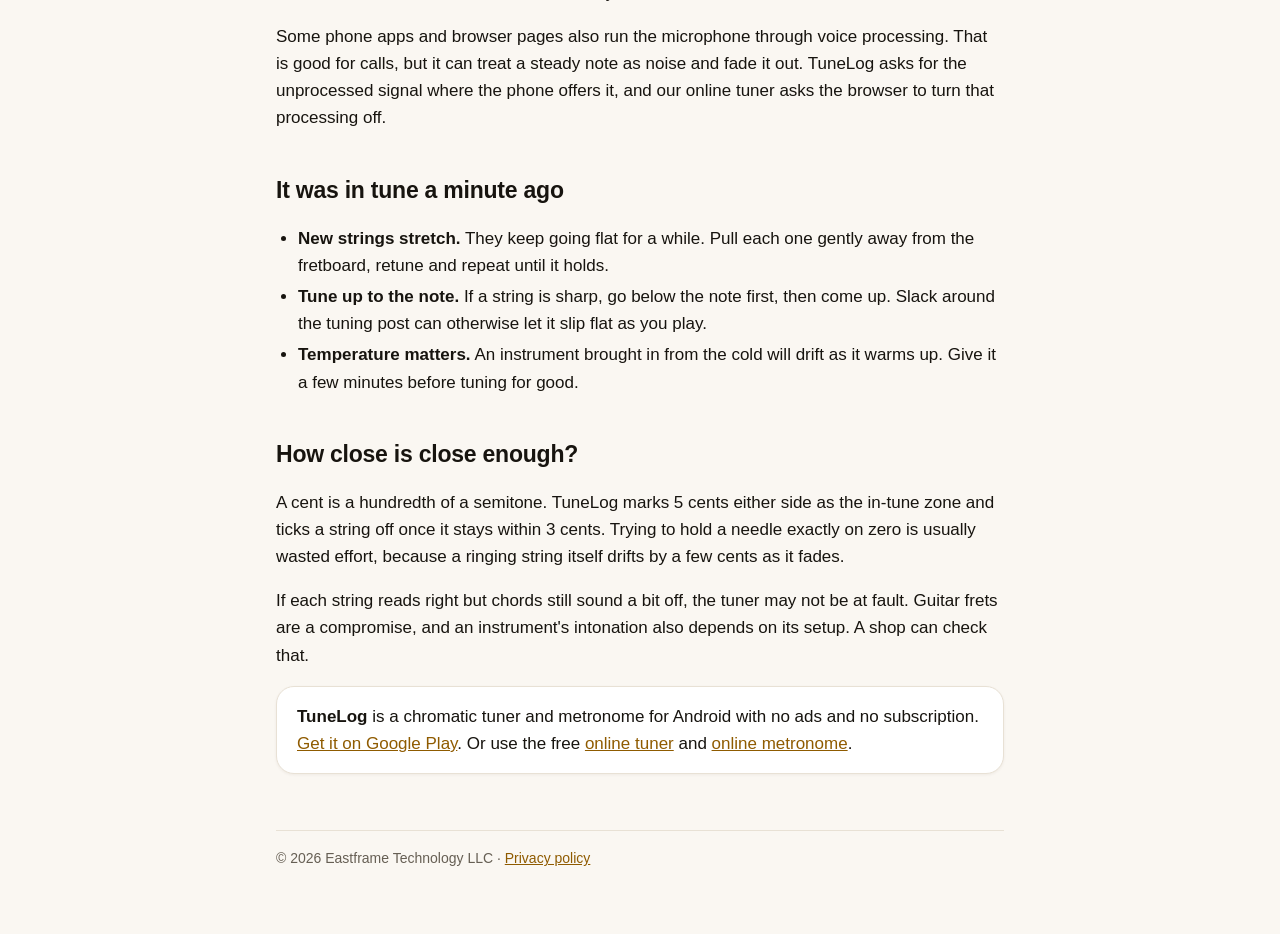
<file: guides/steady-tuner-reading.html>
<!doctype html>
<html lang="en">
<head>
<meta charset="utf-8">
<meta name="viewport" content="width=device-width, initial-scale=1">
<title>Why your tuner jumps around, and how to get a steady reading</title>
<meta name="description" content="Why a tuner needle jumps around, shows the wrong note or misses low strings, and what to do about it. Practical fixes for phone and online tuners.">
<link rel="canonical" href="https://eastframe-technology.github.io/tunelog-support/guides/steady-tuner-reading.html">
<meta property="og:type" content="article">
<meta property="og:title" content="Why your tuner jumps around, and how to get a steady reading">
<meta property="og:description" content="Why a tuner needle jumps around, shows the wrong note or misses low strings, and what to do about it. Practical fixes for phone and online tuners.">
<meta property="og:image" content="https://eastframe-technology.github.io/tunelog-support/img/og.jpg">
<meta property="og:url" content="https://eastframe-technology.github.io/tunelog-support/guides/steady-tuner-reading.html">
<meta name="twitter:card" content="summary_large_image">
<link rel="icon" href="../icon.png">
<link rel="stylesheet" href="../style.css">
<script type="application/ld+json">
{"@context":"https://schema.org","@type":"Article","headline":"Why your tuner jumps around, and how to get a steady reading","description":"Why a tuner needle jumps around, shows the wrong note or misses low strings, and what to do about it. Practical fixes for phone and online tuners.","datePublished":"2026-11-06","author":{"@type":"Organization","name":"Eastframe Technology LLC"},"publisher":{"@type":"Organization","name":"Eastframe Technology LLC"},"image":"https://eastframe-technology.github.io/tunelog-support/img/og.jpg"}
</script>
</head>
<body>
<main>
  <nav><a class="home" href="../"><img src="../icon.png" alt="">TuneLog</a><a href="../tools/tuner.html">Tuner</a><a href="../tools/metronome.html">Metronome</a><a href="../guides/standard-tunings.html">Tunings</a><a href="../#support">Support</a></nav>
  <h1>Why your tuner jumps around, and how to get a steady reading</h1>
  <p class="lead">Short answer: a tuner needs one clean, ringing note. Most jumping needles come from the first moment of the pluck, other strings ringing, or a microphone that can barely hear the note.</p>

  <h2>Wait for the attack to pass</h2>
  <p>A plucked string starts sharp. For the first moment after you hit it, the string is stretched further than it will be once it settles, so the pitch is a little high. It then drops by a few cents and steadies. If you read the needle right at the attack, you tune slightly flat.</p>
  <p>Pluck at a normal strength and watch the needle after it settles, not during the first half second. A very hard pluck makes the effect bigger.</p>

  <h2>Only one note at a time</h2>
  <p>A chromatic tuner looks for one repeating pattern. Two strings ringing together make a pattern that keeps changing, and the needle follows that. Guitar and bass strings also ring along with each other without being touched, so:</p>
  <ul>
    <li>Rest your other hand lightly across the strings you are not tuning.</li>
    <li>Stop the last string before you play the next one.</li>
    <li>Don't strum to check the tuning until each string reads right on its own.</li>
  </ul>

  <h2>If it shows the wrong note or octave</h2>
  <p>A string's sound contains its fundamental plus a stack of overtones. On low notes, small microphones hear the overtones far better than the fundamental. A tuner may then read an A2 string as A3, or a note a fifth up, because that overtone is what it hears loudest.</p>
  <p>Pluck nearer the middle of the string, which brings out the fundamental. Move the microphone closer. If the tuner has instrument presets, use them: it will then match the nearest string instead of naming any note it hears. In TuneLog and in our <a href="../tools/tuner.html">online tuner</a>, choosing your instrument does this.</p>

  <h2>Low strings on a phone</h2>
  <p>Phone and laptop microphones are built for voices, and they roll off low frequencies. The low E of a bass is 41 Hz and the low B of a 5-string is 31 Hz, well below most speech. There are a few fixes:</p>
  <ul>
    <li>Hold the phone close to the instrument, near the bridge or the sound hole.</li>
    <li>With an electric bass or guitar, put the phone near the speaker of your amp.</li>
    <li>Tune a harmonic instead. The 12th-fret harmonic is the same note one octave up, which is far easier to hear. Read it as the same note name, one octave higher.</li>
  </ul>

  <h2>A noisy room</h2>
  <p>Fans, a fridge or other players add sound that the tuner has to ignore. A tuner does best when the note is much louder than the room, so get closer rather than playing harder. If the room is too loud, use a contact tuner or a direct cable if you have one.</p>
  <p>Some phone apps and browser pages also run the microphone through voice processing. That is good for calls, but it can treat a steady note as noise and fade it out. TuneLog asks for the unprocessed signal where the phone offers it, and our online tuner asks the browser to turn that processing off.</p>

  <h2>It was in tune a minute ago</h2>
  <ul>
    <li><strong>New strings stretch.</strong> They keep going flat for a while. Pull each one gently away from the fretboard, retune and repeat until it holds.</li>
    <li><strong>Tune up to the note.</strong> If a string is sharp, go below the note first, then come up. Slack around the tuning post can otherwise let it slip flat as you play.</li>
    <li><strong>Temperature matters.</strong> An instrument brought in from the cold will drift as it warms up. Give it a few minutes before tuning for good.</li>
  </ul>

  <h2>How close is close enough?</h2>
  <p>A cent is a hundredth of a semitone. TuneLog marks 5 cents either side as the in-tune zone and ticks a string off once it stays within 3 cents. Trying to hold a needle exactly on zero is usually wasted effort, because a ringing string itself drifts by a few cents as it fades.</p>
  <p>If each string reads right but chords still sound a bit off, the tuner may not be at fault. Guitar frets are a compromise, and an instrument's intonation also depends on its setup. A shop can check that.</p>

  <div class="card"><strong>TuneLog</strong> is a chromatic tuner and metronome for Android with no ads and no subscription. <a href="https://play.google.com/store/apps/details?id=com.eastframe.tunelog">Get it on Google Play</a>. Or use the free <a href="../tools/tuner.html">online tuner</a> and <a href="../tools/metronome.html">online metronome</a>.</div>

  <footer>© 2026 Eastframe Technology LLC · <a href="../privacy.html">Privacy policy</a></footer>
</main>
</body>
</html>
</file>
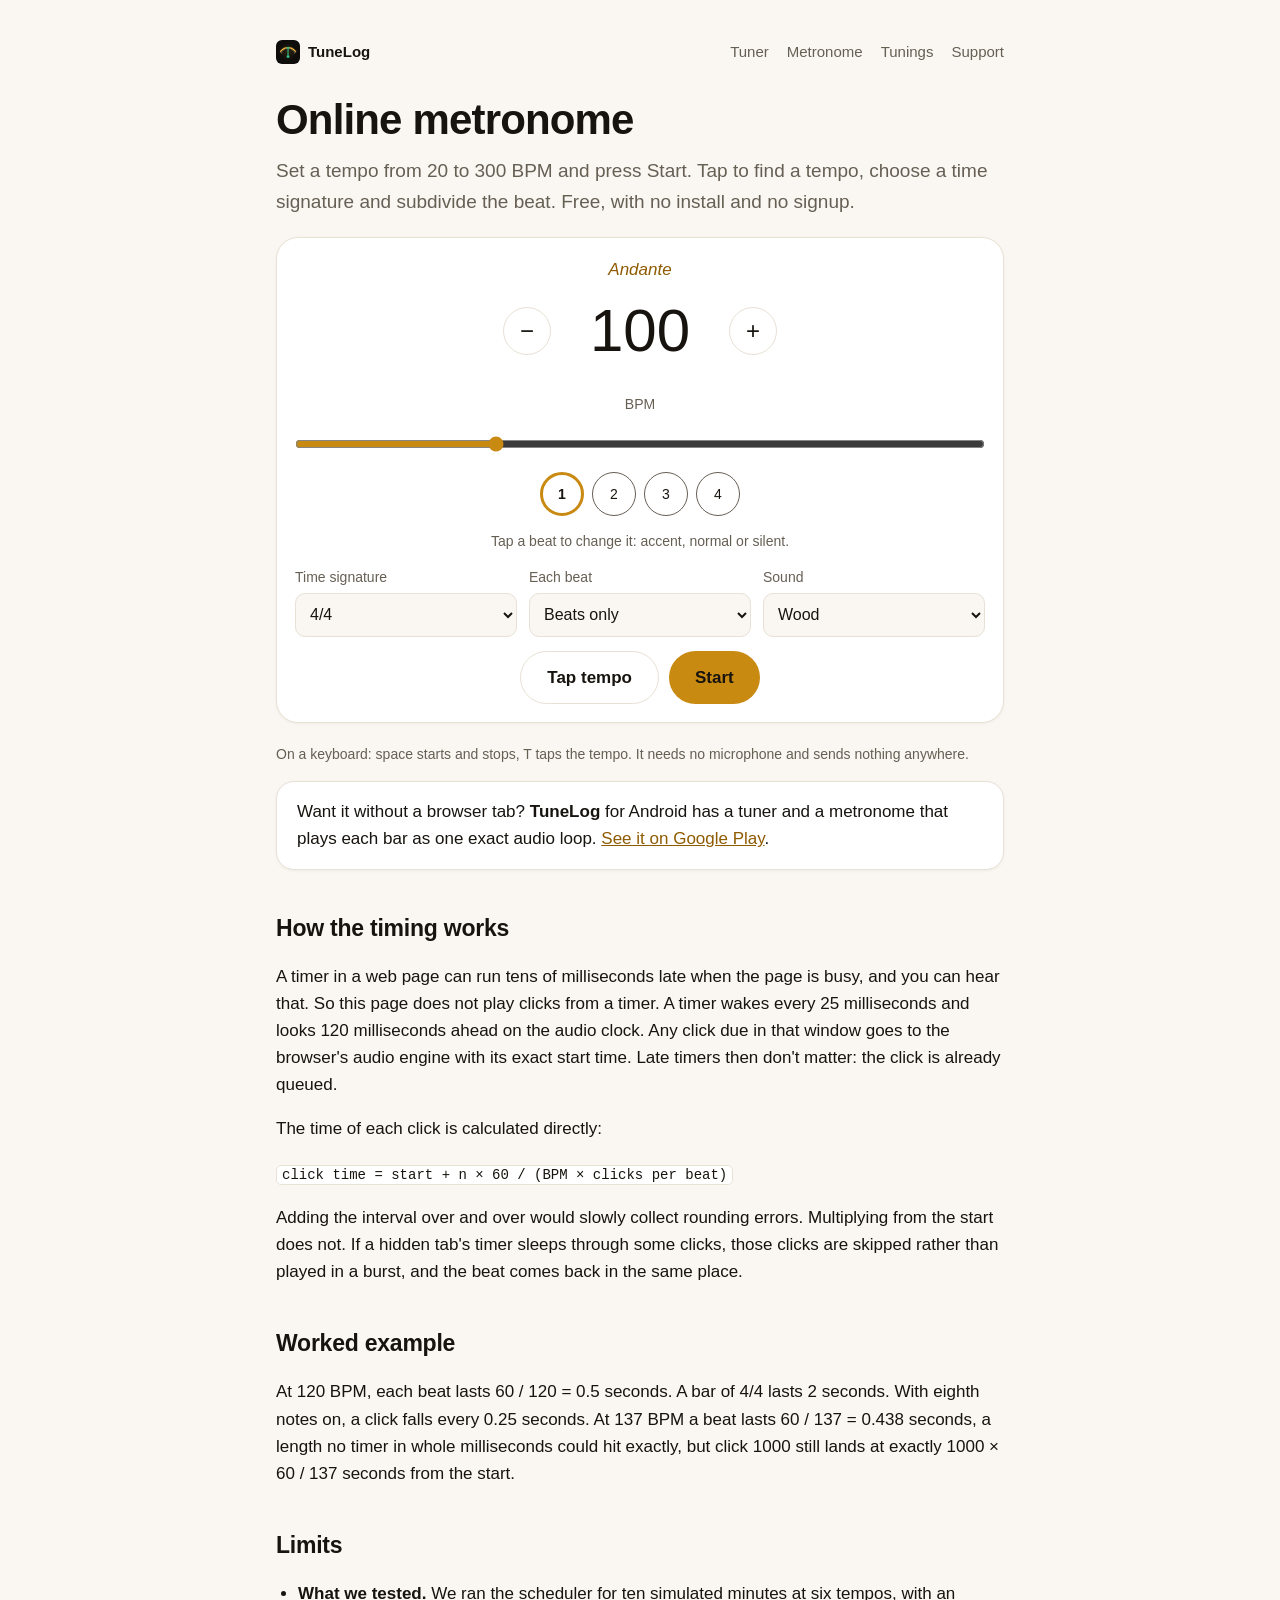
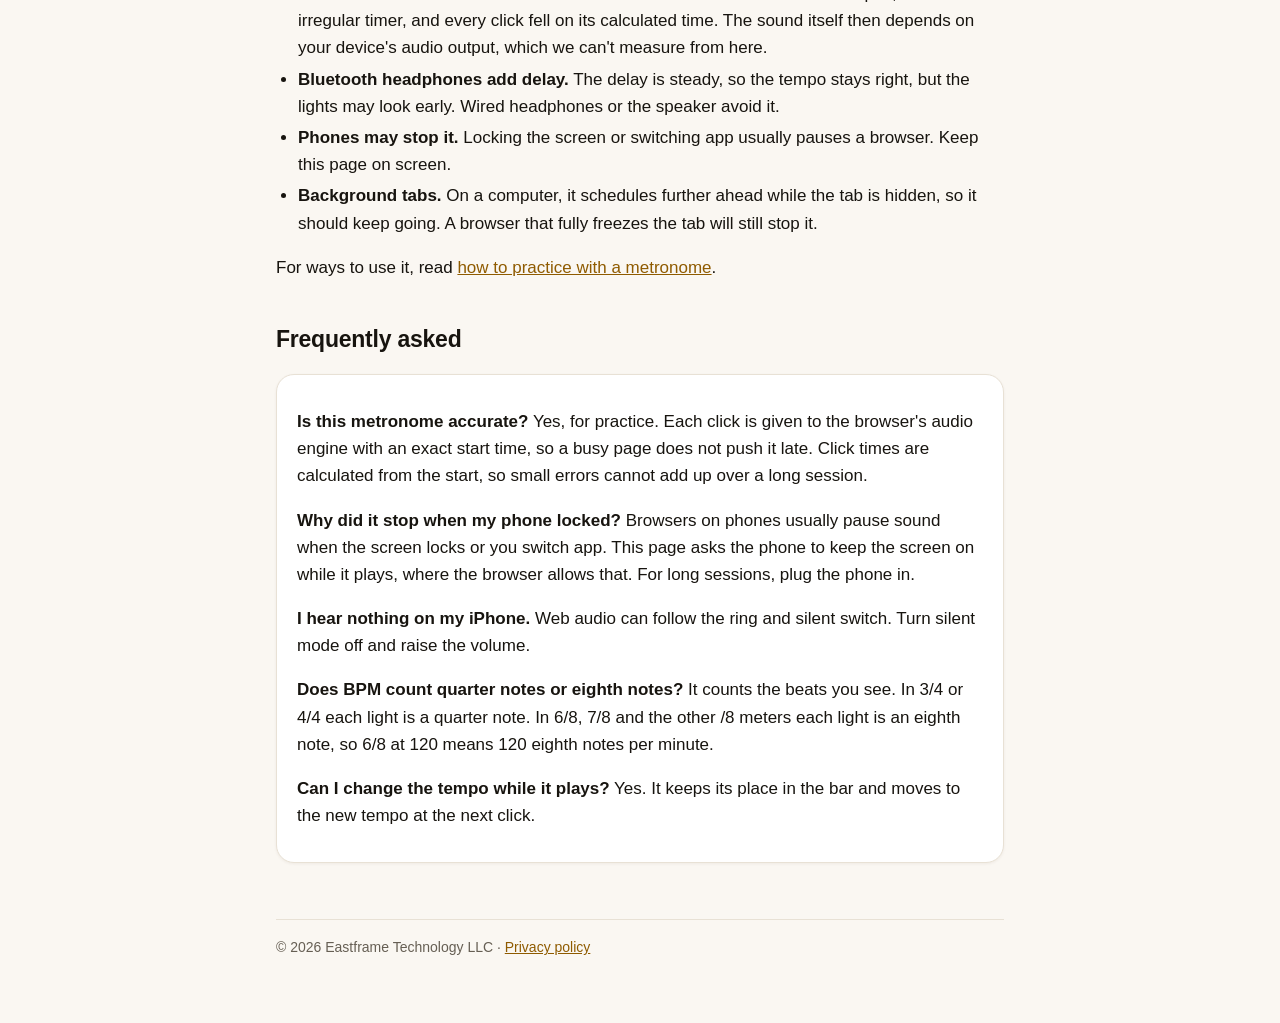
<file: tools/metronome.html>
<!doctype html>
<html lang="en">
<head>
<meta charset="utf-8">
<meta name="viewport" content="width=device-width, initial-scale=1">
<title>Online metronome: free, accurate, with tap tempo and time signatures</title>
<meta name="description" content="Free online metronome from 20 to 300 BPM with tap tempo, time signatures, subdivisions and accents. Accurate Web Audio timing. No install and no signup.">
<link rel="canonical" href="https://eastframe-technology.github.io/tunelog-support/tools/metronome.html">
<meta property="og:type" content="website">
<meta property="og:title" content="Online metronome: free, accurate, with tap tempo and time signatures">
<meta property="og:description" content="Free online metronome from 20 to 300 BPM with tap tempo, time signatures, subdivisions and accents. Accurate Web Audio timing. No install and no signup.">
<meta property="og:image" content="https://eastframe-technology.github.io/tunelog-support/img/og.jpg">
<meta property="og:url" content="https://eastframe-technology.github.io/tunelog-support/tools/metronome.html">
<meta name="twitter:card" content="summary_large_image">
<link rel="icon" href="../icon.png">
<link rel="stylesheet" href="../style.css">
<script type="application/ld+json">
{"@context":"https://schema.org","@type":"FAQPage","mainEntity":[{"@type":"Question","name":"Is this metronome accurate?","acceptedAnswer":{"@type":"Answer","text":"Yes, for practice. Each click is given to the browser's audio engine with an exact start time, so a busy page does not push it late. Click times are calculated from the start, so small errors cannot add up over a long session."}},{"@type":"Question","name":"Why did it stop when my phone locked?","acceptedAnswer":{"@type":"Answer","text":"Browsers on phones usually pause sound when the screen locks or you switch app. This page asks the phone to keep the screen on while it plays, where the browser allows that. For long sessions, plug the phone in."}},{"@type":"Question","name":"I hear nothing on my iPhone.","acceptedAnswer":{"@type":"Answer","text":"Web audio can follow the ring and silent switch. Turn silent mode off and raise the volume."}},{"@type":"Question","name":"Does BPM count quarter notes or eighth notes?","acceptedAnswer":{"@type":"Answer","text":"It counts the beats you see. In 3/4 or 4/4 each light is a quarter note. In 6/8, 7/8 and the other /8 meters each light is an eighth note, so 6/8 at 120 means 120 eighth notes per minute."}},{"@type":"Question","name":"Can I change the tempo while it plays?","acceptedAnswer":{"@type":"Answer","text":"Yes. It keeps its place in the bar and moves to the new tempo at the next click."}}]}
</script>
</head>
<body>
<main>
  <nav><a class="home" href="../"><img src="../icon.png" alt="">TuneLog</a><a href="../tools/tuner.html">Tuner</a><a href="../tools/metronome.html">Metronome</a><a href="../guides/standard-tunings.html">Tunings</a><a href="../#support">Support</a></nav>
  <h1>Online metronome</h1>
  <p class="lead">Set a tempo from 20 to 300 BPM and press Start. Tap to find a tempo, choose a time signature and subdivide the beat. Free, with no install and no signup.</p>

  <section class="tool" aria-label="Metronome">
    <p class="marking" id="marking">Andante</p>
    <div class="bpmline">
      <button class="round" id="minus" type="button" aria-label="Slower">−</button>
      <input id="bpm" type="number" min="20" max="300" value="100" inputmode="numeric" aria-label="Beats per minute">
      <button class="round" id="plus" type="button" aria-label="Faster">+</button>
    </div>
    <p class="note center">BPM</p>
    <input id="bpmrange" type="range" min="20" max="300" value="100" aria-label="Tempo slider">
    <div class="lights" id="lights"></div>
    <p class="note center">Tap a beat to change it: accent, normal or silent.</p>
    <div class="row">
      <label>Time signature<select id="sig"></select></label>
      <label>Each beat
        <select id="sub">
          <option value="1">Beats only</option>
          <option value="2">Eighth notes</option>
          <option value="3">Triplets</option>
          <option value="4">Sixteenth notes</option>
        </select></label>
      <label>Sound
        <select id="sound">
          <option value="wood">Wood</option>
          <option value="beep">Beep</option>
          <option value="click">Click</option>
          <option value="bell">Bell</option>
        </select></label>
    </div>
    <p class="note" id="note8" hidden>In this meter, each light is an eighth note, and BPM counts eighth notes.</p>
    <div class="actions">
      <button class="btn ghost" id="tap" type="button">Tap tempo</button>
      <button class="btn" id="go" type="button" aria-pressed="false">Start</button>
    </div>
    <noscript><p class="msg">This metronome needs JavaScript to schedule its clicks.</p></noscript>
  </section>
  <p class="note">On a keyboard: space starts and stops, T taps the tempo. It needs no microphone and sends nothing anywhere.</p>

  <div class="card">Want it without a browser tab? <strong>TuneLog</strong> for Android has a tuner and a metronome that plays each bar as one exact audio loop. <a href="https://play.google.com/store/apps/details?id=com.eastframe.tunelog">See it on Google Play</a>.</div>

  <h2>How the timing works</h2>
  <p>A timer in a web page can run tens of milliseconds late when the page is busy, and you can hear that. So this page does not play clicks from a timer. A timer wakes every 25 milliseconds and looks 120 milliseconds ahead on the audio clock. Any click due in that window goes to the browser's audio engine with its exact start time. Late timers then don't matter: the click is already queued.</p>
  <p>The time of each click is calculated directly:</p>
  <p><code>click time = start + n × 60 / (BPM × clicks per beat)</code></p>
  <p>Adding the interval over and over would slowly collect rounding errors. Multiplying from the start does not. If a hidden tab's timer sleeps through some clicks, those clicks are skipped rather than played in a burst, and the beat comes back in the same place.</p>

  <h2>Worked example</h2>
  <p>At 120 BPM, each beat lasts 60 / 120 = 0.5 seconds. A bar of 4/4 lasts 2 seconds. With eighth notes on, a click falls every 0.25 seconds. At 137 BPM a beat lasts 60 / 137 = 0.438 seconds, a length no timer in whole milliseconds could hit exactly, but click 1000 still lands at exactly 1000 × 60 / 137 seconds from the start.</p>

  <h2>Limits</h2>
  <ul>
    <li><strong>What we tested.</strong> We ran the scheduler for ten simulated minutes at six tempos, with an irregular timer, and every click fell on its calculated time. The sound itself then depends on your device's audio output, which we can't measure from here.</li>
    <li><strong>Bluetooth headphones add delay.</strong> The delay is steady, so the tempo stays right, but the lights may look early. Wired headphones or the speaker avoid it.</li>
    <li><strong>Phones may stop it.</strong> Locking the screen or switching app usually pauses a browser. Keep this page on screen.</li>
    <li><strong>Background tabs.</strong> On a computer, it schedules further ahead while the tab is hidden, so it should keep going. A browser that fully freezes the tab will still stop it.</li>
  </ul>
  <p>For ways to use it, read <a href="../guides/metronome-practice.html">how to practice with a metronome</a>.</p>

  <h2>Frequently asked</h2>
  <div class="card faq">
    <p><strong>Is this metronome accurate?</strong> Yes, for practice. Each click is given to the browser's audio engine with an exact start time, so a busy page does not push it late. Click times are calculated from the start, so small errors cannot add up over a long session.</p>
    <p><strong>Why did it stop when my phone locked?</strong> Browsers on phones usually pause sound when the screen locks or you switch app. This page asks the phone to keep the screen on while it plays, where the browser allows that. For long sessions, plug the phone in.</p>
    <p><strong>I hear nothing on my iPhone.</strong> Web audio can follow the ring and silent switch. Turn silent mode off and raise the volume.</p>
    <p><strong>Does BPM count quarter notes or eighth notes?</strong> It counts the beats you see. In 3/4 or 4/4 each light is a quarter note. In 6/8, 7/8 and the other /8 meters each light is an eighth note, so 6/8 at 120 means 120 eighth notes per minute.</p>
    <p><strong>Can I change the tempo while it plays?</strong> Yes. It keeps its place in the bar and moves to the new tempo at the next click.</p>
  </div>

  <footer>© 2026 Eastframe Technology LLC · <a href="../privacy.html">Privacy policy</a></footer>
</main>
<script src="metronome.js"></script>
<script src="metronome-ui.js"></script>
</body>
</html>
</file>
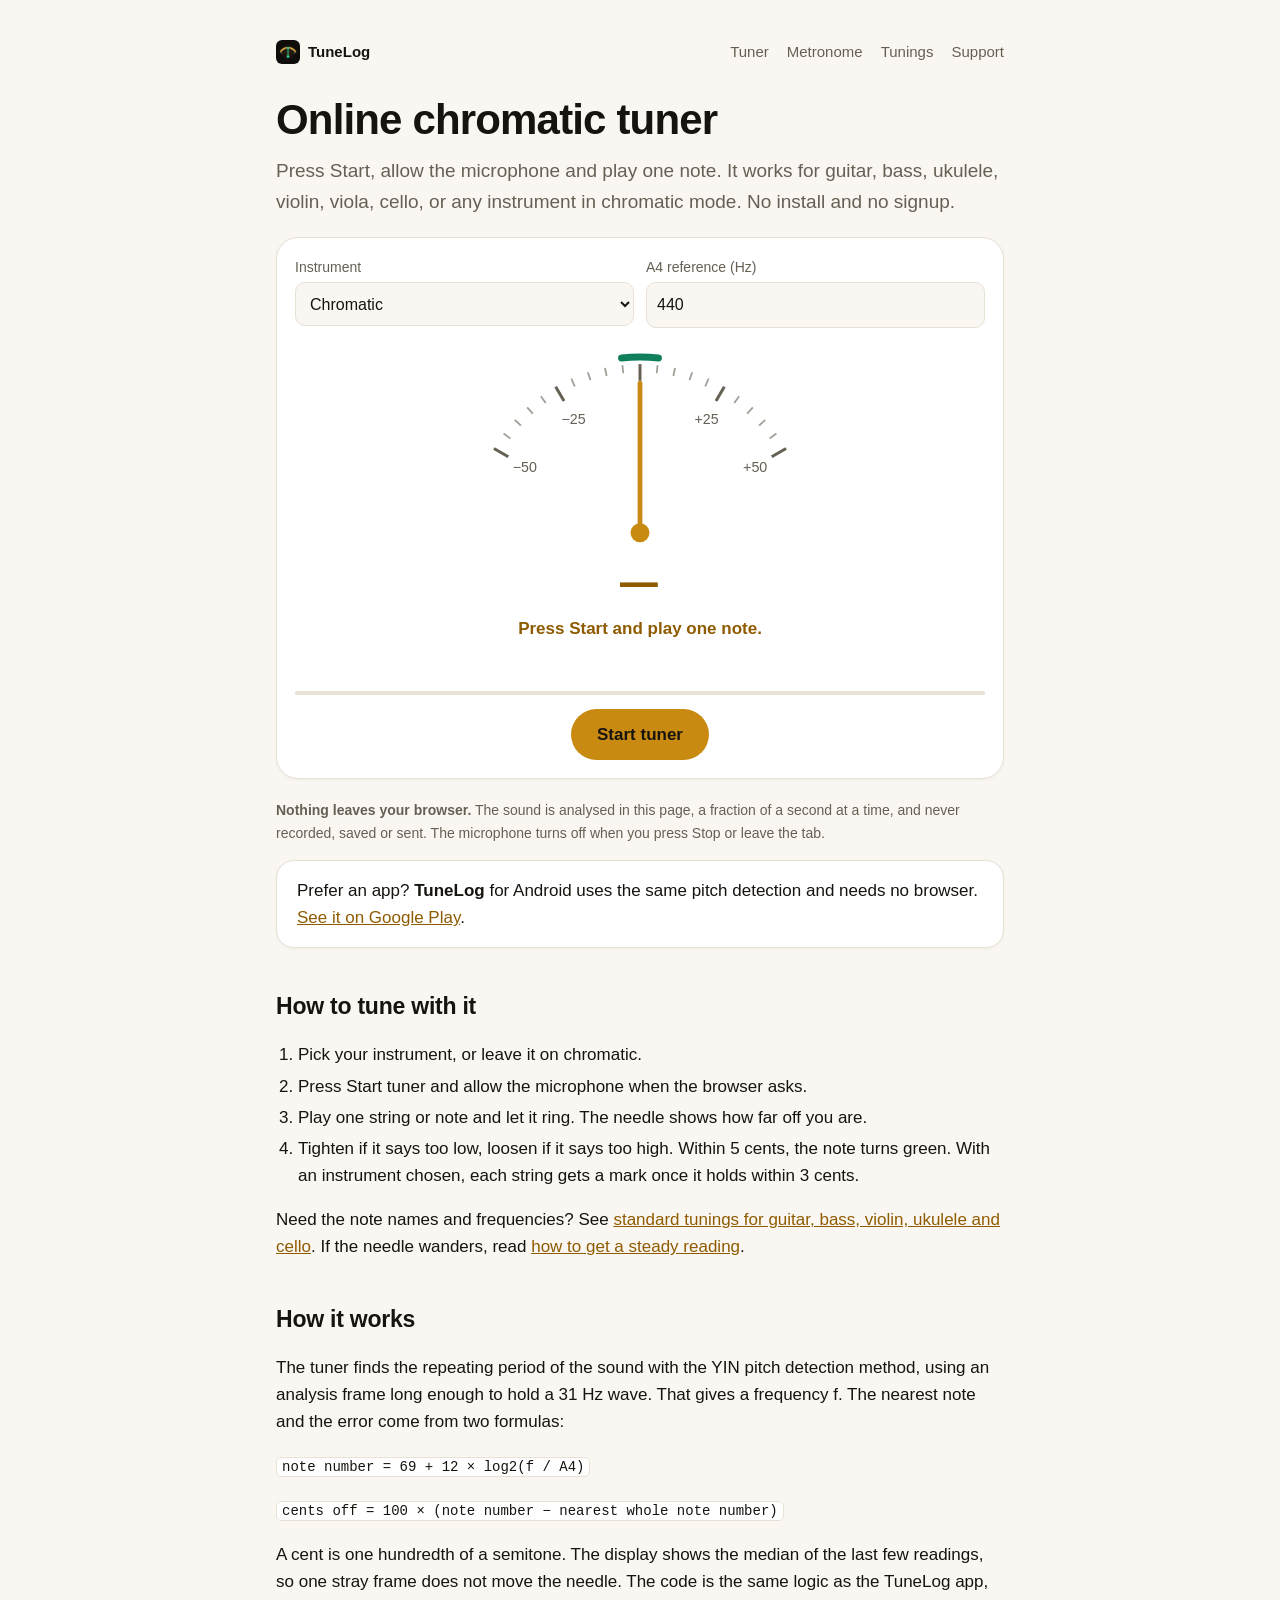
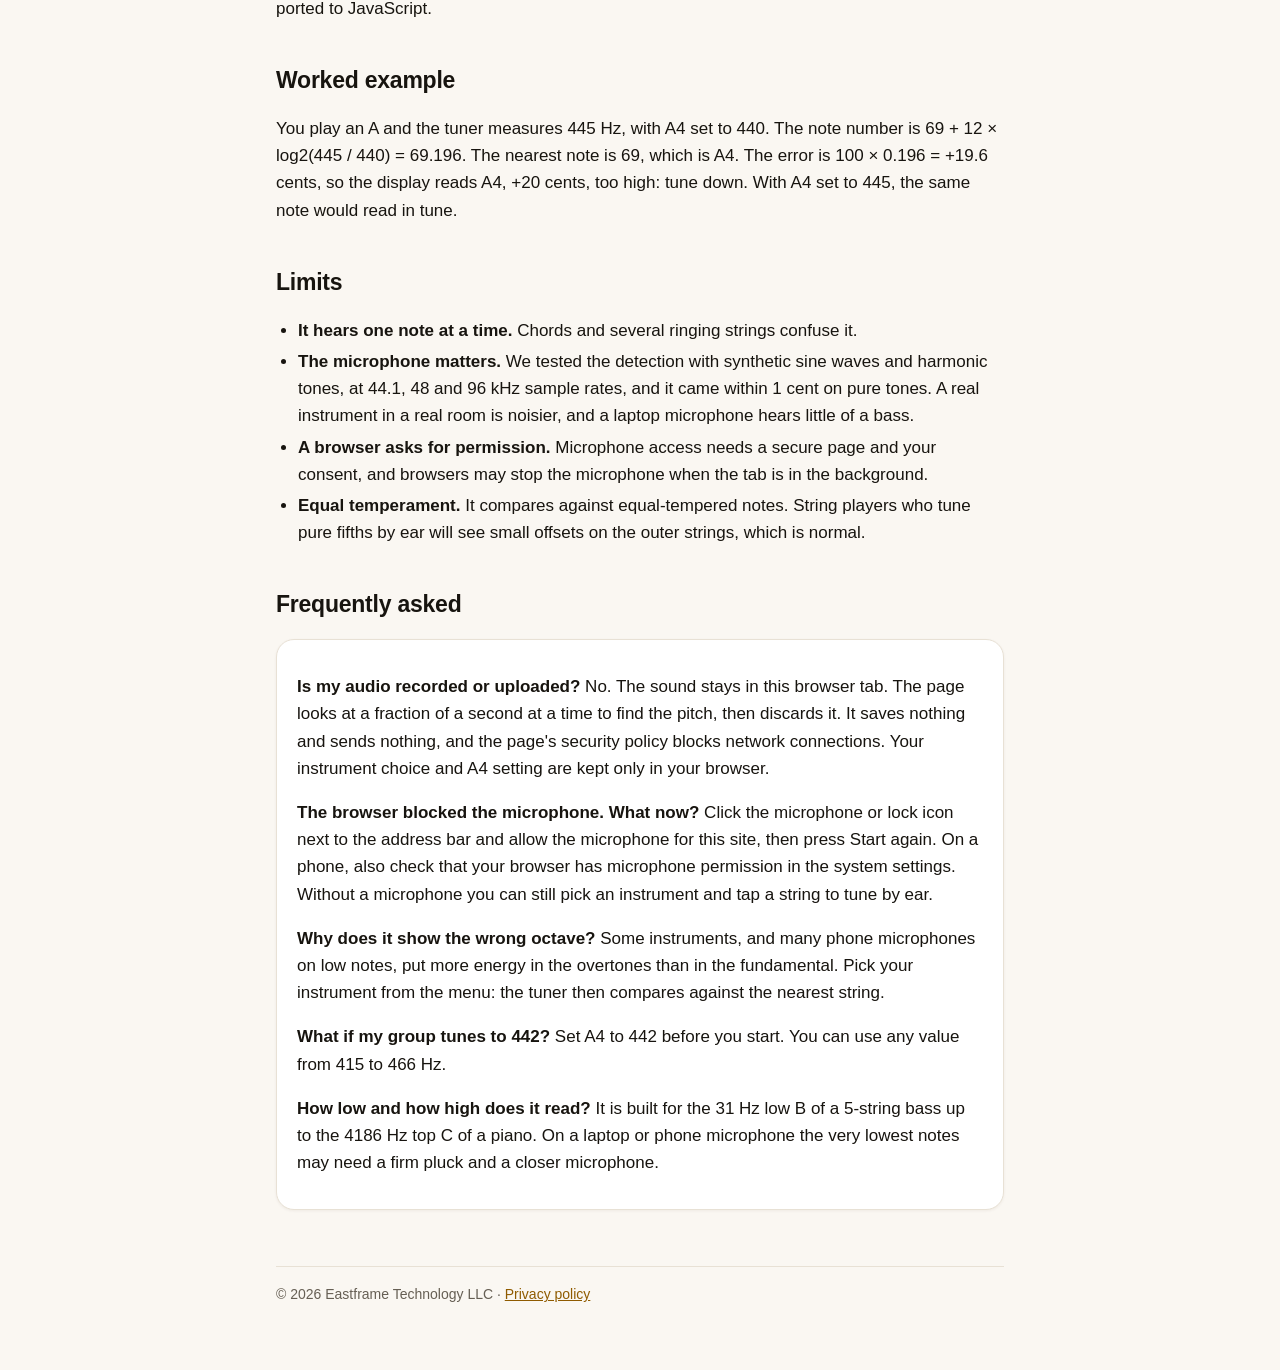
<file: tools/tuner.html>
<!doctype html>
<html lang="en">
<head>
<meta charset="utf-8">
<meta name="viewport" content="width=device-width, initial-scale=1">
<meta http-equiv="Content-Security-Policy" content="default-src 'none'; script-src 'self'; style-src 'self'; img-src 'self'; connect-src 'none'; base-uri 'none'; form-action 'none'">
<title>Online chromatic tuner: free guitar, bass, violin and ukulele tuner</title>
<meta name="description" content="Free online chromatic tuner using your microphone. Tune guitar, bass, ukulele, violin, viola or cello in your browser. No install, and no audio leaves your device.">
<link rel="canonical" href="https://eastframe-technology.github.io/tunelog-support/tools/tuner.html">
<meta property="og:type" content="website">
<meta property="og:title" content="Online chromatic tuner: free guitar, bass, violin and ukulele tuner">
<meta property="og:description" content="Free online chromatic tuner using your microphone. Tune guitar, bass, ukulele, violin, viola or cello in your browser. No install, and no audio leaves your device.">
<meta property="og:image" content="https://eastframe-technology.github.io/tunelog-support/img/og.jpg">
<meta property="og:url" content="https://eastframe-technology.github.io/tunelog-support/tools/tuner.html">
<meta name="twitter:card" content="summary_large_image">
<link rel="icon" href="../icon.png">
<link rel="stylesheet" href="../style.css">
<script type="application/ld+json">
{"@context":"https://schema.org","@type":"FAQPage","mainEntity":[{"@type":"Question","name":"Is my audio recorded or uploaded?","acceptedAnswer":{"@type":"Answer","text":"No. The sound stays in this browser tab. The page looks at a fraction of a second at a time to find the pitch, then discards it. It saves nothing and sends nothing, and the page's security policy blocks network connections. Your instrument choice and A4 setting are kept only in your browser."}},{"@type":"Question","name":"The browser blocked the microphone. What now?","acceptedAnswer":{"@type":"Answer","text":"Click the microphone or lock icon next to the address bar and allow the microphone for this site, then press Start again. On a phone, also check that your browser has microphone permission in the system settings. Without a microphone you can still pick an instrument and tap a string to tune by ear."}},{"@type":"Question","name":"Why does it show the wrong octave?","acceptedAnswer":{"@type":"Answer","text":"Some instruments, and many phone microphones on low notes, put more energy in the overtones than in the fundamental. Pick your instrument from the menu: the tuner then compares against the nearest string."}},{"@type":"Question","name":"What if my group tunes to 442?","acceptedAnswer":{"@type":"Answer","text":"Set A4 to 442 before you start. You can use any value from 415 to 466 Hz."}},{"@type":"Question","name":"How low and how high does it read?","acceptedAnswer":{"@type":"Answer","text":"It is built for the 31 Hz low B of a 5-string bass up to the 4186 Hz top C of a piano. On a laptop or phone microphone the very lowest notes may need a firm pluck and a closer microphone."}}]}
</script>
</head>
<body>
<main>
  <nav><a class="home" href="../"><img src="../icon.png" alt="">TuneLog</a><a href="../tools/tuner.html">Tuner</a><a href="../tools/metronome.html">Metronome</a><a href="../guides/standard-tunings.html">Tunings</a><a href="../#support">Support</a></nav>
  <h1>Online chromatic tuner</h1>
  <p class="lead">Press Start, allow the microphone and play one note. It works for guitar, bass, ukulele, violin, viola, cello, or any instrument in chromatic mode. No install and no signup.</p>

  <section class="tool" aria-label="Tuner">
    <div class="row">
      <label>Instrument<select id="tuning"></select></label>
      <label>A4 reference (Hz)<input id="a4" type="number" min="415" max="466" step="1" value="440" inputmode="numeric"></label>
    </div>
    <svg class="gauge" viewBox="0 0 320 178" role="img" aria-label="Tuning needle, from 50 cents flat to 50 cents sharp"><line class="tick major" x1="37.0" y1="93.0" x2="49.1" y2="100.0"/><line class="tick" x1="45.1" y1="80.5" x2="50.8" y2="84.6"/><line class="tick" x1="54.5" y1="69.0" x2="59.7" y2="73.7"/><line class="tick" x1="65.0" y1="58.5" x2="69.7" y2="63.7"/><line class="tick" x1="76.5" y1="49.1" x2="80.6" y2="54.8"/><line class="tick major" x1="89.0" y1="41.0" x2="96.0" y2="53.1"/><line class="tick" x1="102.2" y1="34.3" x2="105.1" y2="40.7"/><line class="tick" x1="116.1" y1="28.9" x2="118.3" y2="35.6"/><line class="tick" x1="130.5" y1="25.1" x2="131.9" y2="32.0"/><line class="tick" x1="145.2" y1="22.8" x2="145.9" y2="29.7"/><line class="tick major" x1="160.0" y1="22.0" x2="160.0" y2="36.0"/><line class="tick" x1="174.8" y1="22.8" x2="174.1" y2="29.7"/><line class="tick" x1="189.5" y1="25.1" x2="188.1" y2="32.0"/><line class="tick" x1="203.9" y1="28.9" x2="201.7" y2="35.6"/><line class="tick" x1="217.8" y1="34.3" x2="214.9" y2="40.7"/><line class="tick major" x1="231.0" y1="41.0" x2="224.0" y2="53.1"/><line class="tick" x1="243.5" y1="49.1" x2="239.4" y2="54.8"/><line class="tick" x1="255.0" y1="58.5" x2="250.3" y2="63.7"/><line class="tick" x1="265.5" y1="69.0" x2="260.3" y2="73.7"/><line class="tick" x1="274.9" y1="80.5" x2="269.2" y2="84.6"/><line class="tick major" x1="283.0" y1="93.0" x2="270.9" y2="100.0"/><text x="63.0" y="113.0">−50</text><text x="104.0" y="72.0">−25</text><text x="216.0" y="72.0">+25</text><text x="257.0" y="113.0">+50</text><path class="zone" d="M144.5 16.8A148 148 0 0 1 175.5 16.8"/><g id="needle"><line class="needle" x1="160" y1="164" x2="160" y2="38"/></g><circle class="hub" cx="160" cy="164" r="8"/></svg>
    <div class="readout" id="readout">
      <div class="big"><span id="note">&ndash;</span><sub id="octave"></sub></div>
      <p class="hint" id="hint" role="status">Press Start and play one note.</p>
    </div>
    <div class="nums"><span id="cents"></span><span id="hz"></span></div>
    <div class="strings" id="strings"></div>
    <p class="note center" id="stringhelp" hidden>Tap a string to hear its note.</p>
    <div class="meter" aria-hidden="true"><div id="level"></div></div>
    <div class="center"><button class="btn" id="start" type="button" aria-pressed="false">Start tuner</button></div>
    <div class="msg" id="micmsg" role="alert" hidden></div>
    <noscript><p class="msg">This tuner needs JavaScript to read the microphone.</p></noscript>
  </section>
  <p class="note"><strong>Nothing leaves your browser.</strong> The sound is analysed in this page, a fraction of a second at a time, and never recorded, saved or sent. The microphone turns off when you press Stop or leave the tab.</p>

  <div class="card">Prefer an app? <strong>TuneLog</strong> for Android uses the same pitch detection and needs no browser. <a href="https://play.google.com/store/apps/details?id=com.eastframe.tunelog">See it on Google Play</a>.</div>

  <h2>How to tune with it</h2>
  <ol>
    <li>Pick your instrument, or leave it on chromatic.</li>
    <li>Press Start tuner and allow the microphone when the browser asks.</li>
    <li>Play one string or note and let it ring. The needle shows how far off you are.</li>
    <li>Tighten if it says too low, loosen if it says too high. Within 5 cents, the note turns green. With an instrument chosen, each string gets a mark once it holds within 3 cents.</li>
  </ol>
  <p>Need the note names and frequencies? See <a href="../guides/standard-tunings.html">standard tunings for guitar, bass, violin, ukulele and cello</a>. If the needle wanders, read <a href="../guides/steady-tuner-reading.html">how to get a steady reading</a>.</p>

  <h2>How it works</h2>
  <p>The tuner finds the repeating period of the sound with the YIN pitch detection method, using an analysis frame long enough to hold a 31 Hz wave. That gives a frequency f. The nearest note and the error come from two formulas:</p>
  <p><code>note number = 69 + 12 × log2(f / A4)</code></p>
  <p><code>cents off = 100 × (note number − nearest whole note number)</code></p>
  <p>A cent is one hundredth of a semitone. The display shows the median of the last few readings, so one stray frame does not move the needle. The code is the same logic as the TuneLog app, ported to JavaScript.</p>

  <h2>Worked example</h2>
  <p>You play an A and the tuner measures 445 Hz, with A4 set to 440. The note number is 69 + 12 × log2(445 / 440) = 69.196. The nearest note is 69, which is A4. The error is 100 × 0.196 = +19.6 cents, so the display reads A4, +20 cents, too high: tune down. With A4 set to 445, the same note would read in tune.</p>

  <h2>Limits</h2>
  <ul>
    <li><strong>It hears one note at a time.</strong> Chords and several ringing strings confuse it.</li>
    <li><strong>The microphone matters.</strong> We tested the detection with synthetic sine waves and harmonic tones, at 44.1, 48 and 96 kHz sample rates, and it came within 1 cent on pure tones. A real instrument in a real room is noisier, and a laptop microphone hears little of a bass.</li>
    <li><strong>A browser asks for permission.</strong> Microphone access needs a secure page and your consent, and browsers may stop the microphone when the tab is in the background.</li>
    <li><strong>Equal temperament.</strong> It compares against equal-tempered notes. String players who tune pure fifths by ear will see small offsets on the outer strings, which is normal.</li>
  </ul>

  <h2>Frequently asked</h2>
  <div class="card faq">
    <p><strong>Is my audio recorded or uploaded?</strong> No. The sound stays in this browser tab. The page looks at a fraction of a second at a time to find the pitch, then discards it. It saves nothing and sends nothing, and the page's security policy blocks network connections. Your instrument choice and A4 setting are kept only in your browser.</p>
    <p><strong>The browser blocked the microphone. What now?</strong> Click the microphone or lock icon next to the address bar and allow the microphone for this site, then press Start again. On a phone, also check that your browser has microphone permission in the system settings. Without a microphone you can still pick an instrument and tap a string to tune by ear.</p>
    <p><strong>Why does it show the wrong octave?</strong> Some instruments, and many phone microphones on low notes, put more energy in the overtones than in the fundamental. Pick your instrument from the menu: the tuner then compares against the nearest string.</p>
    <p><strong>What if my group tunes to 442?</strong> Set A4 to 442 before you start. You can use any value from 415 to 466 Hz.</p>
    <p><strong>How low and how high does it read?</strong> It is built for the 31 Hz low B of a 5-string bass up to the 4186 Hz top C of a piano. On a laptop or phone microphone the very lowest notes may need a firm pluck and a closer microphone.</p>
  </div>

  <footer>© 2026 Eastframe Technology LLC · <a href="../privacy.html">Privacy policy</a></footer>
</main>
<script src="tuner.js"></script>
<script src="tuner-ui.js"></script>
</body>
</html>
</file>
<file: style.css>
:root { color-scheme: light dark; --bg:#faf7f2; --fg:#17140f; --muted:#665f54; --accent:#8f5b00; --amber:#c98a12; --good:#0f7f5c; --card:#ffffff; --line:#e8e1d5; --shadow:rgba(60,40,0,.06); }
@media (prefers-color-scheme: dark) { :root { --bg:#0e0d0b; --fg:#f4f0e8; --muted:#a8a092; --accent:#f5b841; --amber:#f5b841; --good:#34d399; --card:#1a1814; --line:#2c2820; --shadow:transparent; } }
* { box-sizing: border-box; }
[hidden] { display:none !important; }
body { margin:0; background:var(--bg); color:var(--fg); font:17px/1.6 -apple-system, BlinkMacSystemFont, "Segoe UI", Roboto, sans-serif; }
main { max-width:760px; margin:0 auto; padding:40px 16px 64px; }
nav { display:flex; gap:18px; flex-wrap:wrap; font-size:15px; margin-bottom:32px; }
nav a { color:var(--muted); text-decoration:none; } nav a:hover { color:var(--fg); }
nav a.home { color:var(--fg); font-weight:600; margin-right:auto; display:flex; align-items:center; gap:8px; }
nav img { width:24px; height:24px; border-radius:6px; }
h1 { font-size:clamp(30px, 6vw, 42px); line-height:1.15; margin:0 0 12px; letter-spacing:-0.02em; }
h2 { margin-top:44px; font-size:23px; line-height:1.3; } h3 { font-size:18px; margin:24px 0 6px; }
p.lead { color:var(--muted); font-size:19px; margin-top:0; }
a { color:var(--accent); }
.note { color:var(--muted); font-size:14px; }
ul, ol { padding-left:22px; } li { margin:4px 0; }
.tablewrap { overflow-x:auto; }
table { border-collapse:collapse; width:100%; font-size:15px; } td, th { border-bottom:1px solid var(--line); padding:8px 6px; text-align:left; vertical-align:top; }
code { font-size:14px; background:var(--card); border:1px solid var(--line); padding:1px 5px; border-radius:5px; overflow-wrap:anywhere; }
footer { color:var(--muted); font-size:14px; margin-top:56px; border-top:1px solid var(--line); padding-top:16px; }
@media (max-width: 480px) { nav { gap:12px; font-size:14px; } nav a.home { width:100%; margin-bottom:2px; } }
h2 { letter-spacing:-0.01em; }
.card { background:var(--card); border:1px solid var(--line); border-radius:18px; padding:16px 20px; margin:16px 0; box-shadow:0 1px 3px var(--shadow); }
.cta { display:inline-flex; align-items:center; gap:10px; background:var(--amber); color:#17140f; text-decoration:none; font-weight:650; padding:13px 22px; border-radius:999px; margin:8px 0 4px; }
.cta svg { width:20px; height:20px; }
.shots { display:flex; gap:12px; overflow-x:auto; padding:8px 16px 12px; margin:28px -16px 0; scroll-snap-type:x mandatory; }
.shots img { width:200px; height:auto; border-radius:16px; flex:none; scroll-snap-align:start; background:#0e0d0b; }
.grid { display:grid; grid-template-columns:repeat(auto-fit, minmax(210px, 1fr)); gap:12px; }
.grid .card { margin:0; } .grid h3 { margin-top:0; }
.logo { width:72px; height:72px; border-radius:18px; display:block; margin-bottom:16px; }
.tryit { display:grid; grid-template-columns:repeat(auto-fit, minmax(210px, 1fr)); gap:12px; margin-top:12px; }
.tryit a { display:block; background:var(--card); border:1px solid var(--line); border-radius:18px; padding:14px 18px; text-decoration:none; color:var(--fg); }
.tryit a strong { display:block; color:var(--accent); }
.tool { background:var(--card); border:1px solid var(--line); border-radius:22px; padding:18px; margin:20px 0; box-shadow:0 1px 3px var(--shadow); }
.row { display:grid; grid-template-columns:repeat(auto-fit, minmax(140px, 1fr)); gap:12px; }
label { display:block; font-size:14px; color:var(--muted); }
select, input[type=number] { display:block; width:100%; margin-top:4px; font:inherit; font-size:16px; color:var(--fg); background:var(--bg); border:1px solid var(--line); border-radius:10px; padding:9px 10px; min-height:44px; }
input[type=range] { width:100%; accent-color:var(--amber); margin:6px 0; }
.btn { font:inherit; font-weight:650; border:0; border-radius:999px; background:var(--amber); color:#17140f; padding:12px 26px; min-height:48px; cursor:pointer; }
.btn.ghost { background:transparent; color:var(--fg); border:1px solid var(--line); }
.center { text-align:center; }
.gauge { display:block; width:100%; max-width:380px; margin:10px auto 0; }
.gauge .tick { stroke:var(--muted); stroke-width:1.5; opacity:.6; } .gauge .tick.major { stroke-width:2.5; opacity:1; }
.gauge text { fill:var(--muted); font-size:12px; text-anchor:middle; }
.gauge .zone { fill:none; stroke:var(--good); stroke-width:6; stroke-linecap:round; }
.gauge .needle { stroke:var(--amber); stroke-width:4; stroke-linecap:round; }
.gauge .hub { fill:var(--amber); }
.readout { text-align:center; margin-top:-6px; }
.readout .big { font-size:68px; line-height:1.05; font-weight:300; color:var(--accent); font-variant-numeric:tabular-nums; }
.readout sub { font-size:24px; color:var(--muted); margin-left:2px; vertical-align:baseline; }
.readout .hint { font-weight:600; color:var(--accent); min-height:27px; margin:0; }
.readout.good .big, .readout.good .hint { color:var(--good); }
.readout.held { opacity:.55; }
.nums { display:flex; justify-content:space-between; font-variant-numeric:tabular-nums; color:var(--muted); min-height:27px; padding:0 4px; }
.strings { display:flex; flex-wrap:wrap; gap:8px; justify-content:center; margin:12px 0 2px; }
.strings button { font:inherit; font-weight:600; width:50px; height:50px; border-radius:50%; background:transparent; color:var(--fg); border:1.5px solid var(--line); cursor:pointer; }
.strings button sub { font-size:11px; font-weight:400; vertical-align:baseline; }
.strings button.target { border-color:var(--amber); border-width:3px; }
.strings button.tuned { background:color-mix(in srgb, var(--good) 22%, transparent); border-color:var(--good); }
.strings button.playing { background:color-mix(in srgb, var(--amber) 30%, transparent); }
.meter { height:4px; border-radius:2px; background:var(--line); overflow:hidden; margin:10px 0 14px; }
.meter div { height:100%; width:0; background:var(--amber); }
.msg { background:color-mix(in srgb, var(--amber) 14%, transparent); border:1px solid var(--amber); border-radius:12px; padding:10px 14px; margin:14px 0 2px; font-size:15px; text-align:left; }
.bpmline { display:flex; align-items:center; justify-content:center; gap:14px; }
.round { font:inherit; font-size:24px; width:48px; height:48px; flex:none; border-radius:50%; background:transparent; color:var(--fg); border:1.5px solid var(--line); cursor:pointer; }
input#bpm { width:150px; text-align:center; font-size:60px; font-weight:300; padding:0; margin:0; background:transparent; border:0; min-height:0; font-variant-numeric:tabular-nums; -moz-appearance:textfield; appearance:textfield; }
input#bpm::-webkit-inner-spin-button, input#bpm::-webkit-outer-spin-button { -webkit-appearance:none; margin:0; }
.marking { text-align:center; color:var(--accent); font-style:italic; margin:0; min-height:27px; }
.lights { display:flex; flex-wrap:wrap; justify-content:center; gap:8px; margin:12px 0 4px; }
.light { font:inherit; font-size:14px; width:44px; height:44px; border-radius:50%; cursor:pointer; color:var(--fg); background:transparent; border:1.5px solid var(--muted); }
.light.strong { border:3px solid var(--amber); font-weight:700; }
.light.mute { opacity:.35; border-style:dashed; }
.light.on { background:var(--amber); color:#17140f; }
.actions { display:flex; gap:10px; justify-content:center; flex-wrap:wrap; margin-top:14px; }
</file>
